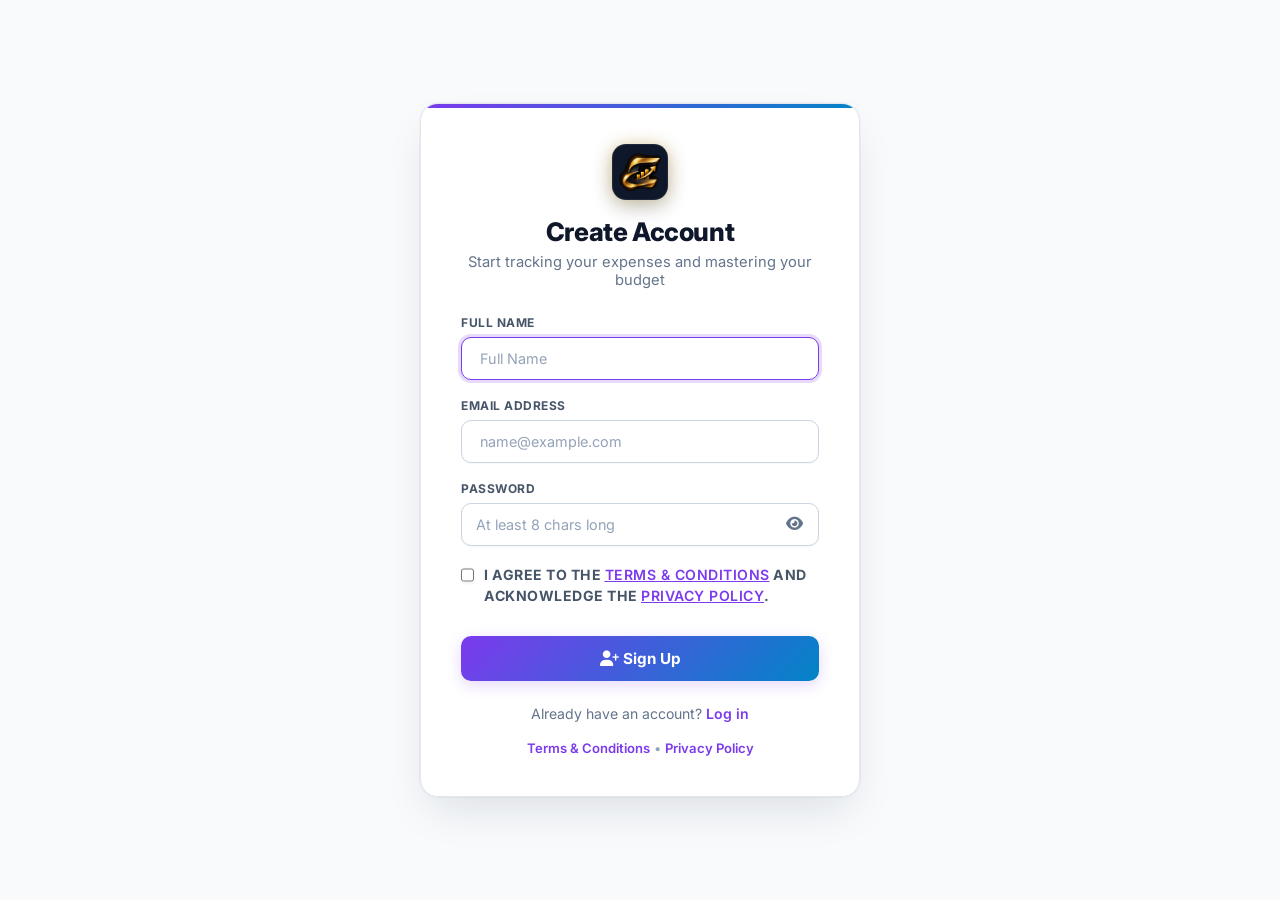
<file: templates/register.html>
<!DOCTYPE html>
<html lang="en" data-theme="light">
<head>
    <meta charset="UTF-8">
    <meta name="viewport" content="width=device-width, initial-scale=1.0">
    <title>Create Account — ExpenseFlow</title>
    <link rel="preconnect" href="https://fonts.googleapis.com">
    <link rel="preconnect" href="https://fonts.gstatic.com" crossorigin>
    <link href="https://fonts.googleapis.com/css2?family=Inter:wght@300;400;500;600;700;800&display=swap" rel="stylesheet">
    <link rel="icon" type="image/png" href="/static/img/favicon.png">
    <link rel="apple-touch-icon" href="/static/img/apple-touch-icon.png">
    <link rel="stylesheet" href="https://cdnjs.cloudflare.com/ajax/libs/font-awesome/6.5.1/css/all.min.css">
    <link rel="stylesheet" href="/static/css/style.css?v=2.3">
    <!-- Early Theme Initialization to match user preference (defaults to clean light UI) -->
    <script>
        (function() {
            try {
                const savedTheme = localStorage.getItem('expenseflow_theme') || 'light';
                document.documentElement.setAttribute('data-theme', savedTheme);
            } catch (e) {}
        })();
    </script>
</head>
<body>
    <div class="auth-container">
        <div class="auth-card">
            <div class="auth-header">
                <a href="/" title="Back to ExpenseFlow Home" style="text-decoration: none; display: inline-block;">
                    <div class="logo-icon"><img src="/static/img/logo.png" alt="ExpenseFlow Logo" class="app-logo-img"></div>
                </a>
                <h1>Create Account</h1>
                <p>Start tracking your expenses and mastering your budget</p>
            </div>

            <div id="auth-alert" class="auth-alert"></div>

            <form id="register-form" class="auth-form">
                <div class="form-group">
                    <label for="full_name">Full Name</label>
                    <input type="text" id="full_name" name="full_name" placeholder="Full Name" required autofocus>
                </div>
                <div class="form-group">
                    <label for="email">Email Address</label>
                    <input type="email" id="email" name="email" placeholder="name@example.com" required>
                </div>
                <div class="form-group">
                    <label for="password">Password</label>
                    <div class="password-input-group">
                        <input type="password" id="password" name="password" placeholder="At least 8 chars long" required>
                        <button type="button" class="password-toggle-btn" id="btn-toggle-password" title="Show or hide password">
                            <i class="fas fa-eye" id="password-eye-icon"></i>
                        </button>
                    </div>
                    <!-- Password Strength Meter -->
                    <div class="password-strength" id="password-strength" style="display: none;">
                        <div class="strength-bar">
                            <div class="strength-fill" id="strength-fill"></div>
                        </div>
                        <div class="strength-text" id="strength-text">Password strength: Weak</div>
                    </div>
                </div>

                <div class="form-group checkbox-consent-group" style="margin-top: 14px; margin-bottom: 20px;">
                    <label class="consent-checkbox-label" for="consent_terms_privacy" style="display: flex; align-items: flex-start; gap: 10px; cursor: pointer; font-size: 0.88rem; line-height: 1.5; color: var(--text-secondary);">
                        <input type="checkbox" id="consent_terms_privacy" name="consent_terms_privacy" required style="margin-top: 3px; cursor: pointer; width: 16px; height: 16px; accent-color: var(--accent, #635bff);">
                        <span>
                            I agree to the <a href="/terms" target="_blank" rel="noopener" style="color: var(--accent, #635bff); font-weight: 600; text-decoration: underline;">Terms &amp; Conditions</a> and acknowledge the <a href="/privacy" target="_blank" rel="noopener" style="color: var(--accent, #635bff); font-weight: 600; text-decoration: underline;">Privacy Policy</a>.
                        </span>
                    </label>
                </div>

                <button type="submit" class="auth-btn">
                    <i class="fas fa-user-plus"></i> Sign Up
                </button>
            </form>

            <div class="auth-footer">
                <div>Already have an account? <a href="/login">Log in</a></div>
                <div style="margin-top: 10px; font-size: 0.82rem; color: var(--text-muted);">
                    <a href="/terms" target="_blank">Terms &amp; Conditions</a> &bull; <a href="/privacy" target="_blank">Privacy Policy</a>
                </div>
            </div>
        </div>
    </div>

    <script>
        const alertBox = document.getElementById('auth-alert');
        const passwordInput = document.getElementById('password');
        const togglePasswordBtn = document.getElementById('btn-toggle-password');
        const eyeIcon = document.getElementById('password-eye-icon');
        const strengthContainer = document.getElementById('password-strength');
        const strengthFill = document.getElementById('strength-fill');
        const strengthText = document.getElementById('strength-text');

        if (togglePasswordBtn && passwordInput) {
            togglePasswordBtn.addEventListener('click', () => {
                const isPassword = passwordInput.type === 'password';
                passwordInput.type = isPassword ? 'text' : 'password';
                eyeIcon.className = isPassword ? 'fas fa-eye-slash' : 'fas fa-eye';
            });
        }

        if (passwordInput && strengthContainer) {
            passwordInput.addEventListener('input', () => {
                const val = passwordInput.value;
                if (!val) {
                    strengthContainer.style.display = 'none';
                    return;
                }
                strengthContainer.style.display = 'block';

                let score = 0;
                if (val.length >= 8) score++;
                if (/[0-9]/.test(val)) score++;
                if (/[A-Z]/.test(val)) score++;
                if (/[^A-Za-z0-9]/.test(val)) score++;

                if (score <= 1) {
                    strengthFill.style.width = '25%';
                    strengthFill.style.background = '#ef4444';
                    strengthText.textContent = 'Password strength: Weak';
                    strengthText.style.color = '#ef4444';
                } else if (score === 2) {
                    strengthFill.style.width = '50%';
                    strengthFill.style.background = '#f59e0b';
                    strengthText.textContent = 'Password strength: Fair';
                    strengthText.style.color = '#f59e0b';
                } else if (score === 3) {
                    strengthFill.style.width = '75%';
                    strengthFill.style.background = '#06b6d4';
                    strengthText.textContent = 'Password strength: Good';
                    strengthText.style.color = '#06b6d4';
                } else {
                    strengthFill.style.width = '100%';
                    strengthFill.style.background = '#10b981';
                    strengthText.textContent = 'Password strength: Strong';
                    strengthText.style.color = '#10b981';
                }
            });
        }

        function showAlert(msg, type) {
            alertBox.className = `auth-alert ${type}`;
            const icon = type === 'success' ? 'fa-check-circle' : 'fa-exclamation-circle';
            alertBox.innerHTML = `<div><i class="fas ${icon}"></i> ${msg}</div>`;
            alertBox.style.display = 'block';
        }

        document.getElementById('register-form').addEventListener('submit', async e => {
            e.preventDefault();
            const submitBtn = e.target.querySelector('button[type="submit"]');
            if (submitBtn && submitBtn.disabled) return;
            alertBox.style.display = 'none';

            const consentBox = document.getElementById('consent_terms_privacy');
            if (consentBox && !consentBox.checked) {
                showAlert('You must accept the Terms & Conditions and acknowledge the Privacy Policy to register.', 'error');
                return;
            }

            if (submitBtn) {
                submitBtn.disabled = true;
                submitBtn.style.opacity = '0.6';
            }
            const data = {
                full_name: e.target.full_name.value.trim(),
                email: e.target.email.value.trim(),
                password: e.target.password.value,
                consent_terms_privacy: consentBox ? consentBox.checked : false
            };
            try {
                const resp = await fetch('/register', {
                    method: 'POST',
                    headers: {'Content-Type': 'application/json'},
                    body: JSON.stringify(data)
                });
                const result = await resp.json();
                if (resp.ok) {
                    const successMsg = result.message || 'Registration successful! A verification link has been sent to your email. Please verify before logging in.';
                    showAlert(successMsg, 'success');
                    setTimeout(() => window.location.href = '/login', 2500);
                } else {
                    showAlert(result.error || 'Registration failed', 'error');
                    if (submitBtn) {
                        submitBtn.disabled = false;
                        submitBtn.style.opacity = '';
                    }
                }
            } catch (err) {
                showAlert('Network error, please try again.', 'error');
                if (submitBtn) {
                    submitBtn.disabled = false;
                    submitBtn.style.opacity = '';
                }
            }
        });
    </script>
</body>
</html>
</file>
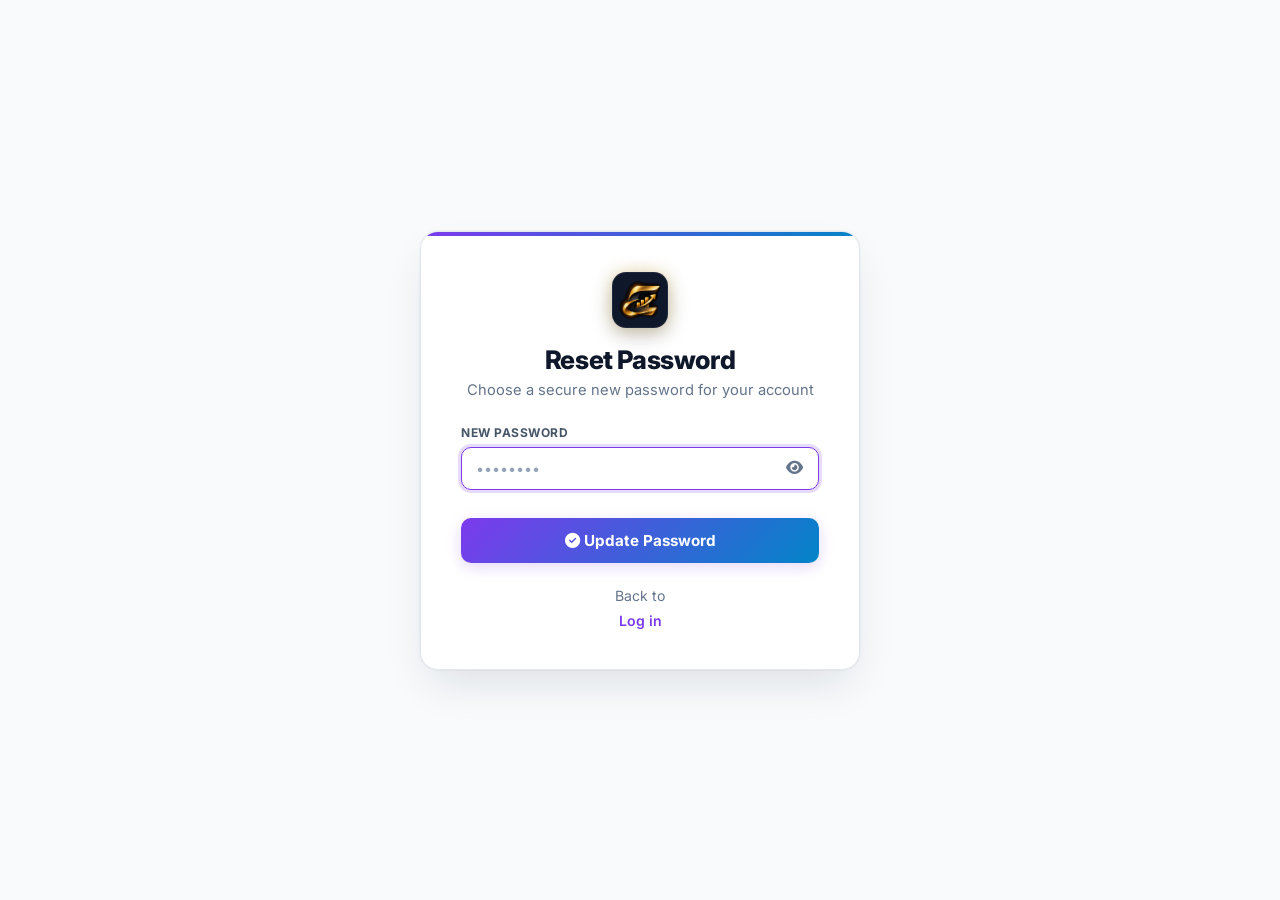
<file: templates/reset_password.html>
<!DOCTYPE html>
<html lang="en" data-theme="light">
<head>
    <meta charset="UTF-8">
    <meta name="viewport" content="width=device-width, initial-scale=1.0">
    <title>Set New Password — ExpenseFlow</title>
    <link rel="preconnect" href="https://fonts.googleapis.com">
    <link rel="preconnect" href="https://fonts.gstatic.com" crossorigin>
    <link href="https://fonts.googleapis.com/css2?family=Inter:wght@300;400;500;600;700;800&display=swap" rel="stylesheet">
    <link rel="icon" type="image/png" href="/static/img/favicon.png">
    <link rel="apple-touch-icon" href="/static/img/apple-touch-icon.png">
    <link rel="stylesheet" href="https://cdnjs.cloudflare.com/ajax/libs/font-awesome/6.5.1/css/all.min.css">
    <link rel="stylesheet" href="/static/css/style.css?v=2.3">
    <!-- Early Theme Initialization to match user preference (defaults to clean light UI) -->
    <script>
        (function() {
            try {
                const savedTheme = localStorage.getItem('expenseflow_theme') || 'light';
                document.documentElement.setAttribute('data-theme', savedTheme);
            } catch (e) {}
        })();
    </script>
</head>
<body>
    <div class="auth-container">
        <div class="auth-card">
            <div class="auth-header">
                <a href="/" title="Back to ExpenseFlow Home" style="text-decoration: none; display: inline-block;">
                    <div class="logo-icon"><img src="/static/img/logo.png" alt="ExpenseFlow Logo" class="app-logo-img"></div>
                </a>
                <h1>Reset Password</h1>
                <p>Choose a secure new password for your account</p>
            </div>

            <div id="auth-alert" class="auth-alert"></div>

            <form id="reset-form" class="auth-form">
                <div class="form-group">
                    <label for="password">New Password</label>
                    <div class="password-input-group">
                        <input type="password" id="password" name="password" placeholder="••••••••" required autofocus>
                        <button type="button" class="password-toggle-btn" id="btn-toggle-password" title="Show or hide password">
                            <i class="fas fa-eye" id="password-eye-icon"></i>
                        </button>
                    </div>
                    <!-- Password Strength Meter -->
                    <div class="password-strength" id="password-strength" style="display: none;">
                        <div class="strength-bar">
                            <div class="strength-fill" id="strength-fill"></div>
                        </div>
                        <div class="strength-text" id="strength-text">Password strength: Weak</div>
                    </div>
                </div>
                <button type="submit" class="auth-btn">
                    <i class="fas fa-check-circle"></i> Update Password
                </button>
            </form>

            <div class="auth-footer">
                Back to <a href="/login">Log in</a>
            </div>
        </div>
    </div>

    <script>
        const token = window.location.pathname.split('/').pop();
        const alertBox = document.getElementById('auth-alert');
        const passwordInput = document.getElementById('password');
        const togglePasswordBtn = document.getElementById('btn-toggle-password');
        const eyeIcon = document.getElementById('password-eye-icon');
        const strengthContainer = document.getElementById('password-strength');
        const strengthFill = document.getElementById('strength-fill');
        const strengthText = document.getElementById('strength-text');

        if (togglePasswordBtn && passwordInput) {
            togglePasswordBtn.addEventListener('click', () => {
                const isPassword = passwordInput.type === 'password';
                passwordInput.type = isPassword ? 'text' : 'password';
                eyeIcon.className = isPassword ? 'fas fa-eye-slash' : 'fas fa-eye';
            });
        }

        if (passwordInput && strengthContainer) {
            passwordInput.addEventListener('input', () => {
                const val = passwordInput.value;
                if (!val) {
                    strengthContainer.style.display = 'none';
                    return;
                }
                strengthContainer.style.display = 'block';

                let score = 0;
                if (val.length >= 8) score++;
                if (/[0-9]/.test(val)) score++;
                if (/[A-Z]/.test(val)) score++;
                if (/[^A-Za-z0-9]/.test(val)) score++;

                if (score <= 1) {
                    strengthFill.style.width = '25%';
                    strengthFill.style.background = '#ef4444';
                    strengthText.textContent = 'Password strength: Weak';
                    strengthText.style.color = '#ef4444';
                } else if (score === 2) {
                    strengthFill.style.width = '50%';
                    strengthFill.style.background = '#f59e0b';
                    strengthText.textContent = 'Password strength: Fair';
                    strengthText.style.color = '#f59e0b';
                } else if (score === 3) {
                    strengthFill.style.width = '75%';
                    strengthFill.style.background = '#06b6d4';
                    strengthText.textContent = 'Password strength: Good';
                    strengthText.style.color = '#06b6d4';
                } else {
                    strengthFill.style.width = '100%';
                    strengthFill.style.background = '#10b981';
                    strengthText.textContent = 'Password strength: Strong';
                    strengthText.style.color = '#10b981';
                }
            });
        }

        function showAlert(msg, type) {
            alertBox.className = `auth-alert ${type}`;
            const icon = type === 'success' ? 'fa-check-circle' : 'fa-exclamation-circle';
            alertBox.innerHTML = `<div><i class="fas ${icon}"></i> ${msg}</div>`;
            alertBox.style.display = 'block';
        }

        document.getElementById('reset-form').addEventListener('submit', async e => {
            e.preventDefault();
            alertBox.style.display = 'none';
            const data = { password: e.target.password.value };
            try {
                const resp = await fetch(`/reset-password/${token}`, {
                    method: 'POST',
                    headers: {'Content-Type': 'application/json'},
                    body: JSON.stringify(data)
                });
                const result = await resp.json();
                if (resp.ok) {
                    showAlert('Password updated successfully! Redirecting...', 'success');
                    setTimeout(() => window.location.href = '/login', 1200);
                } else {
                    showAlert(result.error || 'Failed to update password', 'error');
                }
            } catch (err) {
                showAlert('Network error, please try again.', 'error');
            }
        });
    </script>
</body>
</html>
</file>
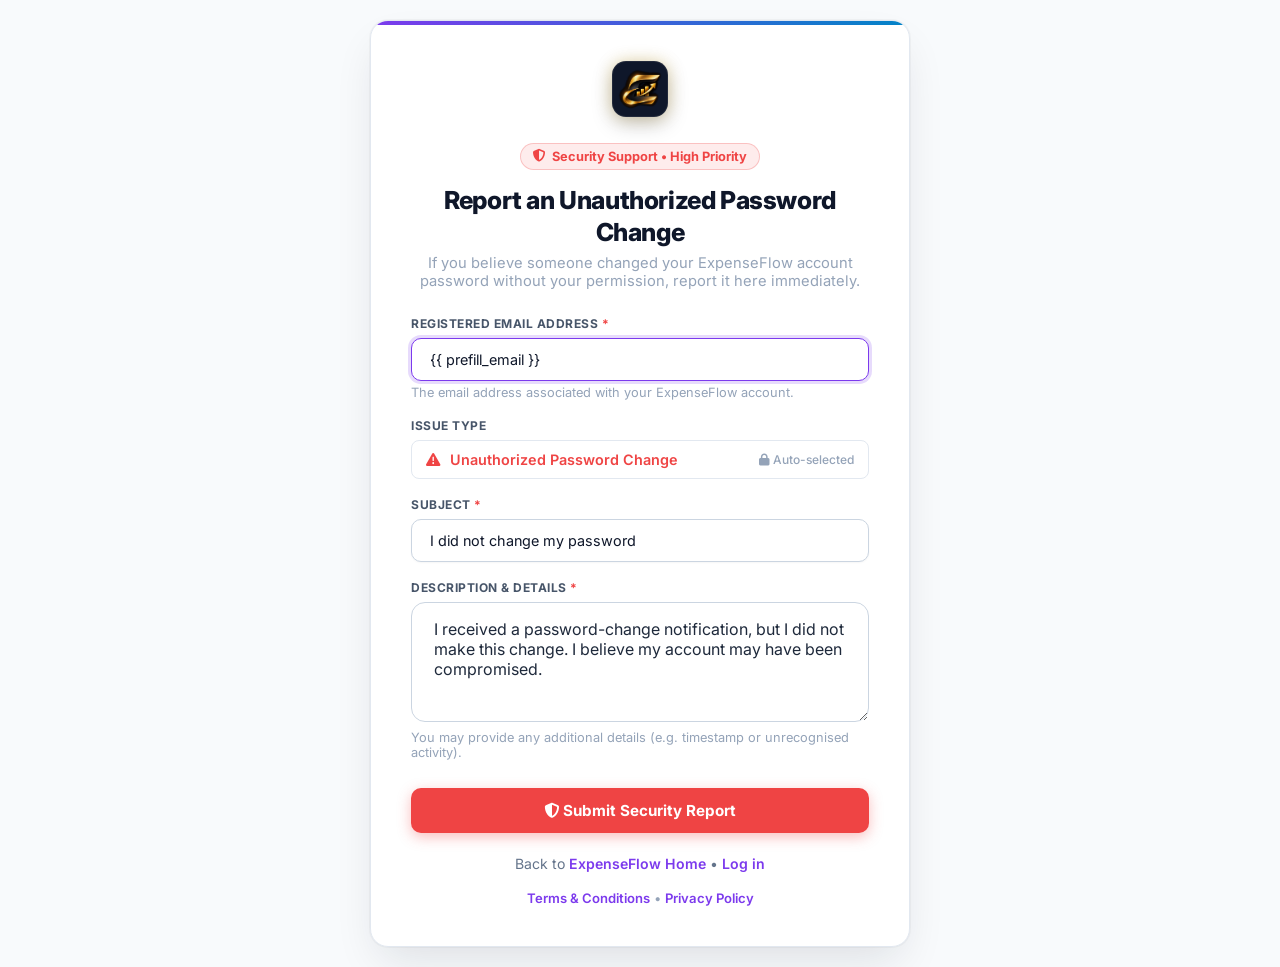
<file: templates/security_support.html>
<!DOCTYPE html>
<html lang="en" data-theme="light">
<head>
    <meta charset="UTF-8">
    <meta name="viewport" content="width=device-width, initial-scale=1.0">
    <title>Report an Unauthorized Password Change — ExpenseFlow</title>
    <meta name="description" content="Report an unauthorized password change on your ExpenseFlow account for immediate security assistance.">
    <link rel="preconnect" href="https://fonts.googleapis.com">
    <link rel="preconnect" href="https://fonts.gstatic.com" crossorigin>
    <link href="https://fonts.googleapis.com/css2?family=Inter:wght@300;400;500;600;700;800&family=Plus+Jakarta+Sans:wght@500;600;700;800&display=swap" rel="stylesheet">
    <link rel="icon" type="image/png" href="/static/img/favicon.png">
    <link rel="apple-touch-icon" href="/static/img/apple-touch-icon.png">
    <link rel="stylesheet" href="https://cdnjs.cloudflare.com/ajax/libs/font-awesome/6.5.1/css/all.min.css">
    <link rel="stylesheet" href="/static/css/style.css?v=2.3">
    <style>
        .security-badge {
            display: inline-flex;
            align-items: center;
            gap: 6px;
            padding: 5px 12px;
            background: rgba(239, 68, 68, 0.1);
            color: #ef4444;
            border: 1px solid rgba(239, 68, 68, 0.25);
            border-radius: 9999px;
            font-size: 0.8rem;
            font-weight: 700;
            margin-bottom: 14px;
        }
        .issue-type-badge {
            display: flex;
            align-items: center;
            gap: 10px;
            padding: 10px 14px;
            background: var(--bg-secondary, #f8fafc);
            border: 1px solid var(--border-light, #e2e8f0);
            border-radius: var(--radius-md, 8px);
            font-size: 0.9rem;
            font-weight: 600;
            color: #ef4444;
        }
        .security-confirmation-card {
            display: none;
            text-align: center;
            padding: 24px 12px 12px;
        }
        .security-ticket-box {
            background: var(--bg-secondary, #f8fafc);
            border: 1px dashed var(--border-light, #cbd5e1);
            border-radius: 8px;
            padding: 14px;
            margin: 18px 0;
            font-family: monospace;
            font-size: 1.15rem;
            font-weight: 700;
            color: var(--text-primary, #0f172a);
        }
        .security-submit-btn {
            background: #ef4444 !important;
            border-color: #ef4444 !important;
            color: #ffffff !important;
            box-shadow: 0 4px 14px rgba(239, 68, 68, 0.35);
            transition: all 0.2s ease;
        }
        .security-submit-btn:hover {
            background: #dc2626 !important;
            border-color: #dc2626 !important;
            transform: translateY(-1px);
            box-shadow: 0 6px 18px rgba(239, 68, 68, 0.45);
        }
    </style>
</head>
<body>
    <div class="auth-container">
        <div class="auth-card" style="max-width: 540px;">
            <div class="auth-header">
                <a href="/" title="Back to ExpenseFlow Home" style="text-decoration: none; display: inline-block;">
                    <div class="logo-icon"><img src="/static/img/logo.png" alt="ExpenseFlow Logo" class="app-logo-img"></div>
                </a>
                <div style="margin-top: 10px;">
                    <span class="security-badge">
                        <i class="fas fa-shield-halved"></i> Security Support &bull; High Priority
                    </span>
                </div>
                <h1 style="font-size: 1.55rem; line-height: 1.3;">Report an Unauthorized Password Change</h1>
                <p style="font-size: 0.92rem; color: var(--text-muted); margin-top: 6px;">
                    If you believe someone changed your ExpenseFlow account password without your permission, report it here immediately.
                </p>
            </div>

            <!-- Error / Status Alert -->
            <div id="auth-alert" class="auth-alert" style="display: none;"></div>

            <!-- Security Report Form -->
            <form id="security-report-form" class="auth-form">
                <!-- 1. Registered Email Address -->
                <div class="form-group">
                    <label for="email">Registered Email Address <span style="color: #ef4444;">*</span></label>
                    <input type="email" id="email" name="email" placeholder="name@example.com" value="{{ prefill_email }}" required autofocus autocomplete="email">
                    <small style="color: var(--text-muted); font-size: 0.8rem; margin-top: 4px; display: block;">
                        The email address associated with your ExpenseFlow account.
                    </small>
                </div>

                <!-- 2. Issue Type (Automatically Selected) -->
                <div class="form-group">
                    <label>Issue Type</label>
                    <div class="issue-type-badge">
                        <i class="fas fa-triangle-exclamation"></i>
                        <span>Unauthorized Password Change</span>
                        <span style="margin-left: auto; font-size: 0.75rem; color: var(--text-muted); font-weight: 500;">
                            <i class="fas fa-lock"></i> Auto-selected
                        </span>
                    </div>
                    <input type="hidden" name="issue_type" value="Unauthorized Password Change">
                </div>

                <!-- 3. Subject (Prefilled & Editable) -->
                <div class="form-group">
                    <label for="subject">Subject <span style="color: #ef4444;">*</span></label>
                    <input type="text" id="subject" name="subject" value="I did not change my password" required>
                </div>

                <!-- 4. Description (Prefilled & Editable) -->
                <div class="form-group">
                    <label for="description">Description &amp; Details <span style="color: #ef4444;">*</span></label>
                    <textarea id="description" name="description" rows="4" required style="width: 100%; box-sizing: border-box; min-height: 120px; padding: 16px 22px; border: 1px solid #cbd5e1; border-radius: 14px; background: white; font: inherit; color: #1e293b; resize: vertical;">I received a password-change notification, but I did not make this change. I believe my account may have been compromised.</textarea>
                    <small style="color: var(--text-muted); font-size: 0.8rem; margin-top: 4px; display: block;">
                        You may provide any additional details (e.g. timestamp or unrecognised activity).
                    </small>
                </div>

                <!-- Submit Button -->
                <button type="submit" class="auth-btn security-submit-btn" id="submit-btn">
                    <i class="fas fa-shield-alt"></i> Submit Security Report
                </button>
            </form>

            <!-- Success Confirmation Screen -->
            <div id="confirmation-screen" class="security-confirmation-card">
                <i class="fas fa-circle-check" style="font-size: 3.2rem; color: #10b981; margin-bottom: 12px; display: inline-block;"></i>
                <h2 style="font-size: 1.35rem; font-weight: 700; color: var(--text-primary); margin-bottom: 8px;">
                    Your security report has been submitted successfully.
                </h2>
                <p style="color: var(--text-secondary); font-size: 0.92rem; line-height: 1.55; margin-bottom: 14px;">
                    Our security and support team has been notified with <strong>High / Urgent priority</strong>. An investigation has been initiated to protect your account.
                </p>

                <div class="security-ticket-box">
                    <div style="font-size: 0.8rem; font-family: sans-serif; color: var(--text-muted); font-weight: 600; margin-bottom: 4px; text-transform: uppercase; letter-spacing: 0.5px;">
                        Ticket Reference Number
                    </div>
                    <span id="confirmed-ticket-id" style="color: #ef4444; font-size: 1.25rem;">SEC-PENDING</span>
                </div>

                <div style="background: rgba(16, 185, 129, 0.08); border: 1px solid rgba(16, 185, 129, 0.2); border-radius: 8px; padding: 12px 16px; margin: 16px 0; text-align: left; font-size: 0.85rem; color: var(--text-secondary); line-height: 1.5;">
                    <div style="font-weight: 700; color: #059669; margin-bottom: 4px;">
                        <i class="fas fa-envelope-open-text"></i> Next Steps:
                    </div>
                    Please check your registered email inbox for updates and verification instructions from our team. If you didn't receive a confirmation email shortly, please check your spam folder.
                </div>

                <div style="margin-top: 20px;">
                    <a href="/" class="auth-btn" style="text-decoration: none; display: inline-block; width: 100%; box-sizing: border-box;">
                        <i class="fas fa-home"></i> Return to ExpenseFlow Home
                    </a>
                </div>
            </div>

            <div class="auth-footer" style="margin-top: 22px;">
                <div>Back to <a href="/">ExpenseFlow Home</a> &bull; <a href="/login">Log in</a></div>
                <div style="margin-top: 10px; font-size: 0.82rem; color: var(--text-muted);">
                    <a href="/terms" target="_blank">Terms &amp; Conditions</a> &bull; <a href="/privacy" target="_blank">Privacy Policy</a>
                </div>
            </div>
        </div>
    </div>

    <script>
        const form = document.getElementById('security-report-form');
        const alertBox = document.getElementById('auth-alert');
        const submitBtn = document.getElementById('submit-btn');
        const confirmScreen = document.getElementById('confirmation-screen');
        const ticketIdEl = document.getElementById('confirmed-ticket-id');

        function showAlert(msg, type = 'error') {
            alertBox.className = 'auth-alert ' + type;
            alertBox.innerHTML = '<i class="fas fa-exclamation-circle"></i> ' + msg;
            alertBox.style.display = 'block';
            alertBox.scrollIntoView({ behavior: 'smooth', block: 'nearest' });
        }

        form.addEventListener('submit', async (e) => {
            e.preventDefault();
            alertBox.style.display = 'none';

            const email = (document.getElementById('email').value || '').trim();
            const subject = (document.getElementById('subject').value || '').trim();
            const description = (document.getElementById('description').value || '').trim();

            if (!email || !email.includes('@') || !email.includes('.')) {
                showAlert('Please provide a valid registered email address.');
                return;
            }

            if (!subject) {
                showAlert('Please provide a subject for this security report.');
                return;
            }

            if (!description || description.length < 10) {
                showAlert('Please provide a description (at least 10 characters).');
                return;
            }

            // Submit state
            const origHtml = submitBtn.innerHTML;
            submitBtn.disabled = true;
            submitBtn.innerHTML = '<i class="fas fa-spinner fa-spin"></i> Submitting Security Report...';

            try {
                const response = await fetch('/api/support/security/password-changed', {
                    method: 'POST',
                    headers: {
                        'Content-Type': 'application/json',
                        'Accept': 'application/json'
                    },
                    body: JSON.stringify({
                        email: email,
                        subject: subject,
                        description: description,
                        issue_type: 'Unauthorized Password Change'
                    })
                });

                const data = await response.json();
                submitBtn.disabled = false;
                submitBtn.innerHTML = origHtml;

                if (response.ok && data.ticket_id) {
                    // Success: Display confirmation panel
                    ticketIdEl.textContent = data.ticket_id;
                    form.style.display = 'none';
                    confirmScreen.style.display = 'block';
                } else {
                    showAlert(data.error || 'Failed to submit security report. Please try again.');
                }
            } catch (err) {
                submitBtn.disabled = false;
                submitBtn.innerHTML = origHtml;
                showAlert('Network error. Please check your connection and try again.');
            }
        });
    </script>
</body>
</html>
</file>
<file: static/css/style.css>
/* ══════════════════════════════════════════════════════════════════
   ExpenseFlow — Design System & Stylesheet
   ══════════════════════════════════════════════════════════════════ */

:root {
  /* Dark Theme (Default) */
  --bg-primary: #0a0e1a;
  --bg-secondary: #111827;
  --bg-card: rgba(17, 24, 39, 0.75);
  --bg-card-hover: rgba(23, 32, 51, 0.85);
  --bg-input: rgba(255, 255, 255, 0.05);
  --border: rgba(255, 255, 255, 0.08);
  --border-strong: rgba(255, 255, 255, 0.16);
  --text-primary: #f8fafc;
  --text-secondary: #94a3b8;
  --text-muted: #64748b;
  
  --accent: #8b5cf6;
  --accent-hover: #a78bfa;
  --accent-glow: rgba(139, 92, 246, 0.3);
  --gradient: linear-gradient(135deg, #8b5cf6 0%, #06b6d4 100%);
  --gradient-hover: linear-gradient(135deg, #7c3aed 0%, #0891b2 100%);
  --gradient-subtle: linear-gradient(135deg, rgba(139, 92, 246, 0.15) 0%, rgba(6, 182, 212, 0.15) 100%);
  
  --danger: #ef4444;
  --danger-glow: rgba(239, 68, 68, 0.25);
  --success: #10b981;
  --success-glow: rgba(16, 185, 129, 0.25);
  --warning: #f59e0b;
  --warning-glow: rgba(245, 158, 11, 0.25);
  --info: #3b82f6;

  --sidebar-w: 260px;
  --radius-xl: 18px;
  --radius: 14px;
  --radius-sm: 10px;
  --radius-pill: 9999px;
  --card-shadow: 0 10px 30px -5px rgba(0, 0, 0, 0.4), 0 0 1px 1px rgba(255, 255, 255, 0.05);
  --modal-shadow: 0 25px 60px -15px rgba(0, 0, 0, 0.7);

  /* Category Palette */
  --cat-food: #f97316;
  --cat-transport: #3b82f6;
  --cat-shopping: #ec4899;
  --cat-bills: #eab308;
  --cat-entertainment: #8b5cf6;
  --cat-health: #10b981;
  --cat-education: #06b6d4;
  --cat-other: #64748b;
}

:root[data-theme="light"],
html[data-theme="light"],
body[data-theme="light"],
[data-theme="light"] {
  --bg-primary: #f8fafc;
  --bg-secondary: #ffffff;
  --bg-card: #ffffff;
  --bg-card-hover: #f1f5f9;
  --bg-input: #f1f5f9;
  --border: #e2e8f0;
  --border-strong: #cbd5e1;
  --text-primary: #0f172a;
  --text-secondary: #475569;
  --text-muted: #94a3b8;
  
  --accent: #7c3aed;
  --accent-hover: #6d28d9;
  --accent-glow: rgba(124, 58, 237, 0.2);
  --gradient: linear-gradient(135deg, #7c3aed 0%, #0284c7 100%);
  --gradient-hover: linear-gradient(135deg, #6d28d9 0%, #0369a1 100%);
  --gradient-subtle: linear-gradient(135deg, rgba(124, 58, 237, 0.08) 0%, rgba(2, 132, 199, 0.08) 100%);
  
  --danger: #dc2626;
  --danger-glow: rgba(220, 38, 38, 0.15);
  --success: #059669;
  --success-glow: rgba(5, 150, 105, 0.15);
  --warning: #d97706;
  --warning-glow: rgba(217, 119, 6, 0.15);
  --info: #2563eb;

  --card-shadow: 0 4px 20px -2px rgba(0, 0, 0, 0.06), 0 2px 6px -1px rgba(0, 0, 0, 0.04);
  --modal-shadow: 0 20px 45px -10px rgba(15, 23, 42, 0.15);
}

[data-theme="light"] body {
  background-color: #f8fafc !important;
  color: #0f172a !important;
}

[data-theme="light"] .sidebar {
  background-color: #ffffff !important;
  border-right-color: #e2e8f0 !important;
}

[data-theme="light"] .sidebar-header {
  border-bottom-color: #e2e8f0 !important;
}

[data-theme="light"] .mobile-header {
  background-color: #ffffff !important;
  border-bottom-color: #e2e8f0 !important;
}

[data-theme="light"] .top-nav-bar {
  border-bottom-color: #e2e8f0 !important;
}

[data-theme="light"] .btn-theme-toggle {
  background: #f1f5f9 !important;
  border-color: #cbd5e1 !important;
  color: #0f172a !important;
}

[data-theme="light"] .btn-theme-toggle:hover {
  background: #e2e8f0 !important;
}

[data-theme="light"] .stat-card,
[data-theme="light"] .budget-card,
[data-theme="light"] .chart-card,
[data-theme="light"] .recent-card,
[data-theme="light"] .expenses-table-card {
  background: #ffffff !important;
  border-color: #e2e8f0 !important;
  box-shadow: 0 4px 15px rgba(0, 0, 0, 0.04) !important;
}

*,
*::before,
*::after {
  box-sizing: border-box;
  margin: 0;
  padding: 0;
}

html {
  font-size: 16px;
  scroll-behavior: smooth;
}

body {
  font-family: 'Inter', system-ui, -apple-system, sans-serif;
  background: var(--bg-primary);
  color: var(--text-primary);
  min-height: 100vh;
  display: flex;
  overflow-x: hidden;
  transition: background-color 0.3s ease, color 0.3s ease;
}

body::before {
  content: '';
  position: fixed;
  top: -50%;
  left: -50%;
  width: 200%;
  height: 200%;
  background: radial-gradient(circle at 30% 20%, rgba(139, 92, 246, 0.09), transparent 45%),
    radial-gradient(circle at 75% 75%, rgba(6, 182, 212, 0.07), transparent 45%);
  z-index: 0;
  pointer-events: none;
}

[data-theme="light"] body::before {
  background: radial-gradient(circle at 25% 15%, rgba(124, 58, 237, 0.05), transparent 40%),
    radial-gradient(circle at 80% 80%, rgba(2, 132, 199, 0.05), transparent 40%);
}

a {
  text-decoration: none;
  color: inherit;
}

button {
  cursor: pointer;
  border: none;
  font-family: inherit;
}

input,
select {
  font-family: inherit;
  font-size: 0.9rem;
}

::-webkit-scrollbar {
  width: 6px;
  height: 6px;
}

::-webkit-scrollbar-track {
  background: transparent;
}

::-webkit-scrollbar-thumb {
  background: rgba(148, 163, 184, 0.25);
  border-radius: 4px;
}

::-webkit-scrollbar-thumb:hover {
  background: rgba(148, 163, 184, 0.4);
}

/* ══ Sidebar ══ */
.sidebar {
  width: var(--sidebar-w);
  height: 100vh;
  position: fixed;
  left: 0;
  top: 0;
  background: var(--bg-secondary);
  border-right: 1px solid var(--border);
  display: flex;
  flex-direction: column;
  z-index: 100;
  transition: transform 0.3s cubic-bezier(0.4, 0, 0.2, 1), background-color 0.3s ease;
}

.sidebar-header {
  padding: 1.5rem;
  border-bottom: 1px solid var(--border);
  display: flex;
  align-items: center;
  justify-content: space-between;
}

.logo {
  display: flex;
  align-items: center;
  gap: 0.85rem;
}

.logo-icon {
  width: 42px;
  height: 42px;
  background: #0f172a;
  border-radius: 12px;
  display: flex;
  align-items: center;
  justify-content: center;
  box-shadow: 0 4px 15px rgba(0, 0, 0, 0.25), 0 0 12px rgba(234, 179, 8, 0.2);
  border: 1px solid rgba(255, 255, 255, 0.08);
  flex-shrink: 0;
  overflow: hidden;
  padding: 3px;
}

.logo-icon.small {
  width: 36px;
  height: 36px;
  border-radius: 10px;
  padding: 2px;
}

.app-logo-img {
  width: 100%;
  height: 100%;
  object-fit: contain;
  display: block;
}

.logo-text {
  font-size: 1.3rem;
  font-weight: 800;
  background: var(--gradient);
  -webkit-background-clip: text;
  background-clip: text;
  -webkit-text-fill-color: transparent;
  color: transparent;
  letter-spacing: -0.5px;
}

/* User Card in Sidebar */
.sidebar-user {
  margin: 1rem 0.85rem 0.25rem 0.85rem;
  padding: 0.75rem 0.85rem;
  background: rgba(255, 255, 255, 0.03);
  border: 1px solid var(--border);
  border-radius: var(--radius-sm);
  display: flex;
  align-items: center;
  gap: 0.75rem;
  transition: background 0.2s;
}

[data-theme="light"] .sidebar-user {
  background: #f1f5f9;
}

.sidebar-user-avatar {
  width: 38px;
  height: 38px;
  border-radius: 10px;
  background: var(--gradient);
  color: #fff;
  display: flex;
  align-items: center;
  justify-content: center;
  font-weight: 700;
  font-size: 0.95rem;
  box-shadow: 0 2px 10px var(--accent-glow);
  flex-shrink: 0;
}

.sidebar-user-info {
  flex: 1;
  min-width: 0;
}

.sidebar-user-name {
  font-size: 0.88rem;
  font-weight: 600;
  color: var(--text-primary);
  white-space: nowrap;
  overflow: hidden;
  text-overflow: ellipsis;
}

.sidebar-user-email {
  font-size: 0.75rem;
  color: var(--text-secondary);
  white-space: nowrap;
  overflow: hidden;
  text-overflow: ellipsis;
}

.sidebar-nav {
  flex: 1;
  padding: 0.75rem;
  display: flex;
  flex-direction: column;
  gap: 0.35rem;
  overflow-y: auto;
}

.nav-item {
  display: flex;
  align-items: center;
  gap: 0.85rem;
  padding: 0.75rem 1rem;
  border-radius: var(--radius-sm);
  color: var(--text-secondary);
  font-weight: 500;
  font-size: 0.92rem;
  transition: all 0.2s ease;
  position: relative;
}

.nav-item:hover {
  background: rgba(255, 255, 255, 0.05);
  color: var(--text-primary);
  transform: translateX(2px);
}

[data-theme="light"] .nav-item:hover {
  background: rgba(0, 0, 0, 0.04);
}

.nav-item.active {
  background: var(--gradient-subtle);
  color: var(--accent);
  font-weight: 600;
}

.nav-item.active::before {
  content: '';
  position: absolute;
  left: 0;
  top: 15%;
  height: 70%;
  width: 4px;
  background: var(--accent);
  border-radius: 0 4px 4px 0;
}

.nav-item i {
  width: 20px;
  text-align: center;
  font-size: 1rem;
}

.sidebar-footer {
  padding: 1rem 0.85rem;
  border-top: 1px solid var(--border);
  display: flex;
  flex-direction: column;
  gap: 0.5rem;
}

.btn-sidebar-action,
.btn-export {
  width: 100%;
  padding: 0.7rem 0.9rem;
  background: rgba(255, 255, 255, 0.04);
  border: 1px solid var(--border);
  border-radius: var(--radius-sm);
  color: var(--text-secondary);
  font-size: 0.85rem;
  font-weight: 500;
  display: flex;
  align-items: center;
  justify-content: flex-start;
  gap: 0.75rem;
  transition: all 0.2s ease;
  cursor: pointer;
}

[data-theme="light"] .btn-sidebar-action,
[data-theme="light"] .btn-export {
  background: #f8fafc;
}

.btn-sidebar-action:hover,
.btn-export:hover {
  background: rgba(255, 255, 255, 0.09);
  color: var(--text-primary);
  border-color: var(--border-strong);
  transform: translateY(-1px);
}

[data-theme="light"] .btn-sidebar-action:hover,
[data-theme="light"] .btn-export:hover {
  background: #f1f5f9;
}

.btn-theme-toggle {
  display: flex;
  align-items: center;
  justify-content: space-between;
  width: 100%;
  padding: 0.7rem 0.9rem;
  border-radius: var(--radius-sm);
  background: rgba(255, 255, 255, 0.04);
  border: 1px solid var(--border);
  color: var(--text-secondary);
  font-size: 0.85rem;
  font-weight: 500;
  cursor: pointer;
  transition: all 0.2s ease;
}

[data-theme="light"] .btn-theme-toggle {
  background: #f8fafc;
}

.btn-theme-toggle:hover {
  color: var(--text-primary);
  background: rgba(255, 255, 255, 0.08);
}

.theme-status-chip {
  font-size: 0.72rem;
  padding: 0.2rem 0.5rem;
  border-radius: 6px;
  background: rgba(139, 92, 246, 0.15);
  color: var(--accent);
  font-weight: 600;
}

.btn-logout {
  color: var(--danger) !important;
}

.btn-logout:hover {
  background: rgba(239, 68, 68, 0.1) !important;
  border-color: rgba(239, 68, 68, 0.3) !important;
}

/* ══ Backdrop Overlay for Mobile Sidebar ══ */
.sidebar-overlay {
  display: none;
  position: fixed;
  inset: 0;
  background: rgba(0, 0, 0, 0.6);
  backdrop-filter: blur(4px);
  z-index: 98;
}

.sidebar-overlay.active {
  display: block;
}

/* ══ Mobile Header ══ */
.mobile-header {
  display: none;
  position: fixed;
  top: 0;
  left: 0;
  right: 0;
  height: 64px;
  background: var(--bg-secondary);
  border-bottom: 1px solid var(--border);
  padding: 0 1.25rem;
  align-items: center;
  justify-content: space-between;
  z-index: 99;
  backdrop-filter: blur(16px);
}

.menu-toggle,
.btn-add-mobile {
  width: 40px;
  height: 40px;
  background: rgba(255, 255, 255, 0.05);
  border: 1px solid var(--border);
  border-radius: 10px;
  color: var(--text-primary);
  font-size: 1rem;
  display: flex;
  align-items: center;
  justify-content: center;
  cursor: pointer;
  transition: all 0.2s;
}

.btn-add-mobile {
  background: var(--gradient);
  color: #fff;
  border: none;
}

/* ══ Main Content ══ */
.main-content {
  margin-left: var(--sidebar-w);
  flex: 1;
  padding: 2.25rem 2.5rem;
  position: relative;
  z-index: 1;
  min-height: 100vh;
}

/* Top Greeting / Stats Bar */
.top-nav-bar {
  display: flex;
  justify-content: space-between;
  align-items: center;
  margin-bottom: 2rem;
  padding-bottom: 1.25rem;
  border-bottom: 1px solid var(--border);
  flex-wrap: wrap;
  gap: 1rem;
}

/* Hide global top greeting bar on all views except dashboard */
body:not([data-active-view="dashboard"]) #global-top-header,
body:not([data-active-view="dashboard"]) .top-nav-bar {
  display: none !important;
}

.top-greeting h2 {
  font-size: 1.45rem;
  font-weight: 700;
  letter-spacing: -0.3px;
  display: flex;
  align-items: center;
  gap: 0.5rem;
}

.top-greeting p {
  color: var(--text-secondary);
  font-size: 0.88rem;
  margin-top: 0.2rem;
}

.top-actions {
  display: flex;
  align-items: center;
  gap: 0.75rem;
}

.view {
  display: none;
}

.view.active {
  display: block;
  animation: fadeIn 0.35s ease;
}

@keyframes fadeIn {
  from {
    opacity: 0;
    transform: translateY(8px);
  }
  to {
    opacity: 1;
    transform: translateY(0);
  }
}

.view-header {
  display: flex;
  justify-content: space-between;
  align-items: center;
  margin-bottom: 1.75rem;
  flex-wrap: wrap;
  gap: 1rem;
}

.view-header h1 {
  font-size: 1.85rem;
  font-weight: 800;
  letter-spacing: -0.5px;
}

.subtitle {
  color: var(--text-secondary);
  font-size: 0.92rem;
  margin-top: 0.25rem;
}

/* ══ Buttons ══ */
.btn-primary {
  background: var(--gradient);
  color: #fff;
  border: none;
  padding: 0.72rem 1.4rem;
  border-radius: var(--radius-sm);
  font-weight: 600;
  font-size: 0.9rem;
  display: inline-flex;
  align-items: center;
  gap: 0.55rem;
  transition: all 0.25s cubic-bezier(0.4, 0, 0.2, 1);
  box-shadow: 0 4px 15px var(--accent-glow);
  cursor: pointer;
}

.btn-primary:hover {
  transform: translateY(-2px);
  box-shadow: 0 6px 22px var(--accent-glow);
  background: var(--gradient-hover);
}

.btn-primary:active {
  transform: translateY(0);
}

.btn-secondary {
  background: rgba(255, 255, 255, 0.08);
  border: 1px solid var(--border);
  color: var(--text-primary);
  padding: 0.72rem 1.4rem;
  border-radius: var(--radius-sm);
  font-weight: 500;
  font-size: 0.9rem;
  display: inline-flex;
  align-items: center;
  gap: 0.5rem;
  transition: all 0.2s ease;
  cursor: pointer;
}

[data-theme="light"] .btn-secondary {
  background: #f1f5f9;
  border-color: #cbd5e1;
}

.btn-secondary:hover {
  background: rgba(255, 255, 255, 0.14);
  border-color: var(--border-strong);
}

[data-theme="light"] .btn-secondary:hover {
  background: #e2e8f0;
}

.btn-danger {
  background: var(--danger);
  color: #fff;
  padding: 0.72rem 1.4rem;
  border-radius: var(--radius-sm);
  font-weight: 600;
  font-size: 0.9rem;
  display: inline-flex;
  align-items: center;
  gap: 0.55rem;
  transition: all 0.2s ease;
  cursor: pointer;
}

.btn-danger:hover {
  background: #dc2626;
  transform: translateY(-1px);
  box-shadow: 0 4px 15px var(--danger-glow);
}

/* ══ Stats Cards ══ */
.stats-grid {
  display: grid;
  grid-template-columns: repeat(auto-fit, minmax(220px, 1fr));
  gap: 1.25rem;
  margin-bottom: 2rem;
}

.stat-card {
  background: var(--bg-card);
  backdrop-filter: blur(20px);
  border: 1px solid var(--border);
  border-radius: var(--radius);
  padding: 1.4rem 1.5rem;
  display: flex;
  align-items: center;
  gap: 1.15rem;
  transition: all 0.3s cubic-bezier(0.4, 0, 0.2, 1);
  box-shadow: var(--card-shadow);
  position: relative;
  overflow: hidden;
}

.stat-card:hover {
  transform: translateY(-4px);
  border-color: var(--accent);
  box-shadow: 0 12px 35px -5px rgba(0, 0, 0, 0.35);
}

[data-theme="light"] .stat-card:hover {
  box-shadow: 0 10px 25px -3px rgba(0, 0, 0, 0.08);
}

.stat-icon {
  width: 52px;
  height: 52px;
  border-radius: 14px;
  display: flex;
  align-items: center;
  justify-content: center;
  font-size: 1.3rem;
  flex-shrink: 0;
}

.stat-icon.total {
  background: rgba(139, 92, 246, 0.15);
  color: var(--accent);
}

.stat-icon.monthly {
  background: rgba(6, 182, 212, 0.15);
  color: #06b6d4;
}

.stat-icon.daily {
  background: rgba(16, 185, 129, 0.15);
  color: var(--success);
}

.stat-icon.top {
  background: rgba(249, 115, 22, 0.15);
  color: #f97316;
}

.stat-info {
  display: flex;
  flex-direction: column;
}

.stat-label {
  font-size: 0.78rem;
  color: var(--text-secondary);
  font-weight: 600;
  text-transform: uppercase;
  letter-spacing: 0.6px;
}

.stat-value {
  font-size: 1.55rem;
  font-weight: 800;
  display: block;
  margin-top: 0.25rem;
  letter-spacing: -0.5px;
  color: var(--text-primary);
}

/* ══ Monthly Budget Goal Tracker Card ══ */
.budget-card {
  background: var(--bg-card);
  backdrop-filter: blur(20px);
  border: 1px solid var(--border);
  border-radius: var(--radius);
  padding: 1.6rem 1.8rem;
  margin-bottom: 2rem;
  box-shadow: var(--card-shadow);
  position: relative;
  overflow: hidden;
  transition: all 0.3s;
}

.budget-card::before {
  content: '';
  position: absolute;
  top: 0;
  left: 0;
  right: 0;
  height: 3px;
  background: var(--gradient);
}

.budget-header {
  display: flex;
  justify-content: space-between;
  align-items: center;
  margin-bottom: 1.25rem;
  flex-wrap: wrap;
  gap: 0.75rem;
}

.budget-header-title {
  display: flex;
  align-items: center;
  gap: 0.85rem;
}

.budget-header-title i {
  color: var(--accent);
  font-size: 1.25rem;
}

.budget-header-title h3 {
  font-size: 1.15rem;
  font-weight: 700;
}

.budget-badge {
  font-size: 0.75rem;
  padding: 0.3rem 0.75rem;
  border-radius: var(--radius-pill);
  font-weight: 600;
  letter-spacing: 0.3px;
}

.budget-badge.normal {
  background: rgba(16, 185, 129, 0.15);
  color: var(--success);
  border: 1px solid rgba(16, 185, 129, 0.3);
}

.budget-badge.warning {
  background: rgba(245, 158, 11, 0.15);
  color: var(--warning);
  border: 1px solid rgba(245, 158, 11, 0.3);
}

.budget-badge.danger {
  background: rgba(239, 68, 68, 0.15);
  color: var(--danger);
  border: 1px solid rgba(239, 68, 68, 0.3);
}

.budget-progress-container {
  height: 12px;
  background: rgba(255, 255, 255, 0.08);
  border-radius: var(--radius-pill);
  overflow: hidden;
  position: relative;
  margin-bottom: 1.25rem;
}

[data-theme="light"] .budget-progress-container {
  background: #e2e8f0;
}

.budget-progress-fill {
  height: 100%;
  border-radius: var(--radius-pill);
  background: var(--gradient);
  transition: width 0.6s cubic-bezier(0.4, 0, 0.2, 1), background 0.3s;
}

.budget-progress-fill.warning {
  background: linear-gradient(135deg, #f59e0b, #f97316);
}

.budget-progress-fill.danger {
  background: linear-gradient(135deg, #ef4444, #dc2626);
}

.budget-details {
  display: grid;
  grid-template-columns: repeat(auto-fit, minmax(140px, 1fr));
  gap: 1.25rem;
  align-items: center;
}

.budget-metric-label {
  font-size: 0.75rem;
  color: var(--text-secondary);
  font-weight: 600;
  text-transform: uppercase;
  letter-spacing: 0.5px;
}

.budget-metric-value {
  font-size: 1.35rem;
  font-weight: 800;
  margin-top: 0.25rem;
  color: var(--text-primary);
}

.budget-metric-sub {
  font-size: 0.75rem;
  color: var(--text-muted);
  margin-top: 0.15rem;
}

.btn-edit-budget {
  display: inline-flex;
  align-items: center;
  gap: 0.4rem;
  padding: 0.45rem 0.85rem;
  font-size: 0.8rem;
  border-radius: var(--radius-sm);
  background: rgba(255, 255, 255, 0.05);
  border: 1px solid var(--border);
  color: var(--text-secondary);
  cursor: pointer;
  transition: all 0.2s;
}

[data-theme="light"] .btn-edit-budget {
  background: #f1f5f9;
}

.btn-edit-budget:hover {
  background: rgba(139, 92, 246, 0.15);
  color: var(--accent);
  border-color: var(--accent);
}

/* ══ Pacing & Budget Recommendations in Dashboard ══ */
.budget-pacing-panel {
  margin-top: 1.5rem;
  padding-top: 1.25rem;
  border-top: 1px solid var(--border);
  display: flex;
  flex-direction: column;
  gap: 0.85rem;
}

.pacing-panel-header {
  display: flex;
  align-items: center;
  gap: 0.6rem;
}

.pacing-panel-header i {
  color: var(--accent);
  font-size: 1rem;
}

.pacing-panel-header h4 {
  font-size: 0.95rem;
  font-weight: 700;
  color: var(--text-primary);
  letter-spacing: -0.2px;
}

.pacing-badge-auto {
  font-size: 0.7rem;
  font-weight: 600;
  color: var(--accent);
  background: var(--gradient-subtle);
  padding: 0.2rem 0.55rem;
  border-radius: var(--radius-pill);
  margin-left: auto;
}

.pacing-tips-grid {
  display: grid;
  grid-template-columns: repeat(auto-fit, minmax(260px, 1fr));
  gap: 0.85rem;
}

.pacing-tip-card {
  display: flex;
  align-items: center;
  gap: 0.75rem;
  padding: 0.85rem 1rem;
  background: rgba(255, 255, 255, 0.03);
  border: 1px solid var(--border);
  border-radius: var(--radius-sm);
  font-size: 0.825rem;
  line-height: 1.45;
  color: var(--text-secondary);
  transition: all 0.2s ease;
}

[data-theme="light"] .pacing-tip-card {
  background: #f8fafc;
  border-color: #e2e8f0;
}

.pacing-tip-card:hover {
  border-color: var(--border-strong);
  transform: translateY(-1px);
}

.tip-icon-box {
  font-size: 1.1rem;
  display: flex;
  align-items: center;
  justify-content: center;
  flex-shrink: 0;
}

.tip-content {
  flex: 1;
  min-width: 0;
}

.tip-content strong {
  display: inline;
  color: var(--text-primary);
  margin-right: 0.3rem;
}

.btn-pacing-export {
  display: inline-flex;
  align-items: center;
  gap: 0.35rem;
  padding: 0.35rem 0.75rem;
  font-size: 0.75rem;
  font-weight: 600;
  background: rgba(239, 68, 68, 0.12);
  color: #ef4444;
  border: 1px solid rgba(239, 68, 68, 0.25);
  border-radius: var(--radius-xs);
  cursor: pointer;
  transition: all 0.2s;
  flex-shrink: 0;
}

.btn-pacing-export:hover {
  background: #ef4444;
  color: #ffffff;
}

/* ══ Charts ══ */
.charts-grid {
  display: grid;
  grid-template-columns: 1.6fr 1fr;
  gap: 1.5rem;
  margin-bottom: 2rem;
}

.chart-card,
.recent-card,
.expenses-table-card {
  background: var(--bg-card);
  backdrop-filter: blur(20px);
  border: 1px solid var(--border);
  border-radius: var(--radius);
  overflow: hidden;
  box-shadow: var(--card-shadow);
  transition: border-color 0.2s;
}

.chart-header {
  display: flex;
  justify-content: space-between;
  align-items: center;
  padding: 1.25rem 1.5rem;
  border-bottom: 1px solid var(--border);
}

.chart-header h3 {
  font-size: 1.05rem;
  font-weight: 700;
  display: flex;
  align-items: center;
  gap: 0.6rem;
}

.chart-header h3 i {
  color: var(--accent);
  font-size: 0.95rem;
}

.chart-badge {
  font-size: 0.75rem;
  background: rgba(139, 92, 246, 0.12);
  color: var(--accent);
  padding: 0.3rem 0.8rem;
  border-radius: var(--radius-pill);
  font-weight: 600;
  border: 1px solid rgba(139, 92, 246, 0.2);
}

.chart-body {
  padding: 1.5rem;
  height: 290px;
  position: relative;
}

.chart-body-donut {
  height: 290px;
  display: flex;
  align-items: center;
  justify-content: center;
  position: relative;
}

/* ══ Recent List ══ */
.recent-list {
  padding: 0.5rem 0;
}

.recent-item {
  display: flex;
  align-items: center;
  gap: 1.15rem;
  padding: 0.95rem 1.5rem;
  transition: background 0.2s ease, transform 0.2s ease;
  border-bottom: 1px solid var(--border);
}

.recent-item:last-child {
  border-bottom: none;
}

.recent-item:hover {
  background: rgba(255, 255, 255, 0.03);
}

[data-theme="light"] .recent-item:hover {
  background: rgba(0, 0, 0, 0.02);
}

.recent-item-icon {
  width: 44px;
  height: 44px;
  border-radius: 12px;
  display: flex;
  align-items: center;
  justify-content: center;
  font-size: 1rem;
  flex-shrink: 0;
}

.recent-item-info {
  flex: 1;
  min-width: 0;
}

.recent-item-desc {
  font-weight: 600;
  font-size: 0.92rem;
  white-space: nowrap;
  overflow: hidden;
  text-overflow: ellipsis;
  color: var(--text-primary);
}

.recent-item-date {
  font-size: 0.78rem;
  color: var(--text-secondary);
  margin-top: 0.2rem;
}

.recent-item-amount {
  font-weight: 800;
  font-size: 1rem;
  color: var(--danger);
  white-space: nowrap;
  letter-spacing: -0.3px;
}

.view-all-link {
  font-size: 0.88rem;
  color: var(--accent);
  font-weight: 600;
  display: flex;
  align-items: center;
  gap: 0.4rem;
  transition: all 0.2s ease;
}

.view-all-link:hover {
  gap: 0.65rem;
  color: var(--accent-hover);
}

/* ══ Expenses View Enhancements ══ */

/* Summary Strip */
.expenses-summary-strip {
  display: grid;
  grid-template-columns: repeat(auto-fit, minmax(200px, 1fr));
  gap: 1rem;
  margin-bottom: 1.5rem;
}

.summary-strip-card {
  background: var(--bg-card);
  backdrop-filter: blur(16px);
  border: 1px solid var(--border);
  border-radius: var(--radius-sm);
  padding: 1.1rem 1.35rem;
  box-shadow: var(--card-shadow);
  display: flex;
  align-items: center;
  gap: 1rem;
}

.summary-strip-icon {
  width: 42px;
  height: 42px;
  border-radius: 10px;
  display: flex;
  align-items: center;
  justify-content: center;
  font-size: 1.1rem;
}

.summary-strip-icon.blue { background: rgba(59, 130, 246, 0.15); color: #3b82f6; }
.summary-strip-icon.purple { background: rgba(139, 92, 246, 0.15); color: var(--accent); }
.summary-strip-icon.green { background: rgba(16, 185, 129, 0.15); color: var(--success); }

.summary-strip-label {
  font-size: 0.72rem;
  color: var(--text-secondary);
  text-transform: uppercase;
  font-weight: 600;
  letter-spacing: 0.5px;
}

.summary-strip-value {
  font-size: 1.3rem;
  font-weight: 800;
  margin-top: 0.2rem;
  color: var(--text-primary);
}

/* Category Filter Chips / Pills */
.category-pills-bar {
  margin-bottom: 1.25rem;
}

.category-pills-scroll {
  display: flex;
  align-items: center;
  gap: 0.5rem;
  overflow-x: auto;
  padding-bottom: 0.5rem;
  scrollbar-width: thin;
}

.category-pill {
  display: inline-flex;
  align-items: center;
  gap: 0.45rem;
  padding: 0.5rem 0.95rem;
  border-radius: var(--radius-pill);
  background: var(--bg-card);
  border: 1px solid var(--border);
  color: var(--text-secondary);
  font-size: 0.82rem;
  font-weight: 500;
  cursor: pointer;
  white-space: nowrap;
  transition: all 0.2s ease;
  user-select: none;
}

.category-pill:hover {
  background: rgba(255, 255, 255, 0.06);
  color: var(--text-primary);
  border-color: var(--border-strong);
  transform: translateY(-1px);
}

[data-theme="light"] .category-pill:hover {
  background: #f1f5f9;
}

.category-pill.active {
  background: var(--gradient);
  color: #fff;
  border-color: transparent;
  box-shadow: 0 3px 12px var(--accent-glow);
  font-weight: 600;
}

/* Date Preset Buttons */
.date-presets {
  display: flex;
  gap: 0.4rem;
  align-items: center;
  flex-wrap: wrap;
}

.btn-preset {
  padding: 0.45rem 0.85rem;
  border-radius: var(--radius-sm);
  background: var(--bg-card);
  border: 1px solid var(--border);
  color: var(--text-secondary);
  font-size: 0.8rem;
  font-weight: 500;
  cursor: pointer;
  transition: all 0.2s;
}

.btn-preset:hover,
.btn-preset.active {
  background: rgba(139, 92, 246, 0.15);
  color: var(--accent);
  border-color: var(--accent);
  font-weight: 600;
}

/* ══ Filters Bar ══ */
.filters-bar {
  display: flex;
  justify-content: space-between;
  align-items: center;
  gap: 1rem;
  margin-bottom: 1.25rem;
  flex-wrap: wrap;
}

.filter-group {
  display: flex;
  align-items: center;
  gap: 0.75rem;
  flex-wrap: wrap;
}

.search-box {
  position: relative;
  min-width: 270px;
}

.search-box i.fa-search {
  position: absolute;
  left: 1rem;
  top: 50%;
  transform: translateY(-50%);
  color: var(--text-secondary);
  font-size: 0.85rem;
  pointer-events: none;
}

.search-box input {
  width: 100%;
  padding: 0.72rem 2.4rem 0.72rem 2.6rem;
  background: var(--bg-card);
  border: 1px solid var(--border);
  border-radius: var(--radius-sm);
  color: var(--text-primary);
  transition: all 0.2s;
}

[data-theme="light"] .search-box input {
  background: #ffffff;
}

.search-box input:focus {
  outline: none;
  border-color: var(--accent);
  box-shadow: 0 0 0 3px var(--accent-glow);
}

.btn-clear-search {
  position: absolute;
  right: 0.75rem;
  top: 50%;
  transform: translateY(-50%);
  background: none;
  border: none;
  color: var(--text-secondary);
  cursor: pointer;
  font-size: 0.8rem;
  display: none;
  padding: 4px;
}

.btn-clear-search:hover {
  color: var(--text-primary);
}

.filter-select,
.filter-date {
  padding: 0.7rem 0.95rem;
  background: var(--bg-card);
  border: 1px solid var(--border);
  border-radius: var(--radius-sm);
  color: var(--text-primary);
  transition: all 0.2s;
}

[data-theme="light"] .filter-select,
[data-theme="light"] .filter-date {
  background: #ffffff;
}

.filter-select:focus,
.filter-date:focus {
  outline: none;
  border-color: var(--accent);
  box-shadow: 0 0 0 3px var(--accent-glow);
}

.filter-select option {
  background: var(--bg-secondary);
  color: var(--text-primary);
}

/* ══ Table ══ */
.table-responsive {
  overflow-x: auto;
}

.expenses-table {
  width: 100%;
  border-collapse: collapse;
}

.expenses-table th {
  text-align: left;
  padding: 1.1rem 1.5rem;
  font-size: 0.76rem;
  font-weight: 700;
  text-transform: uppercase;
  letter-spacing: 0.6px;
  color: var(--text-secondary);
  border-bottom: 1px solid var(--border);
  background: rgba(255, 255, 255, 0.015);
}

[data-theme="light"] .expenses-table th {
  background: #f8fafc;
}

.expenses-table th.sortable {
  cursor: pointer;
  user-select: none;
  transition: color 0.2s;
}

.expenses-table th.sortable:hover {
  color: var(--accent);
}

.expenses-table th.sortable i {
  margin-left: 0.35rem;
  font-size: 0.7rem;
  opacity: 0.6;
}

.expenses-table td {
  padding: 1.05rem 1.5rem;
  border-bottom: 1px solid var(--border);
  font-size: 0.92rem;
  vertical-align: middle;
}

.expenses-table tbody tr {
  transition: background 0.2s;
}

.expenses-table tbody tr:hover {
  background: rgba(255, 255, 255, 0.035);
}

[data-theme="light"] .expenses-table tbody tr:hover {
  background: rgba(0, 0, 0, 0.02);
}

.expenses-table tbody tr:last-child td {
  border-bottom: none;
}

.category-badge {
  display: inline-flex;
  align-items: center;
  gap: 0.45rem;
  padding: 0.35rem 0.75rem;
  border-radius: var(--radius-pill);
  font-size: 0.78rem;
  font-weight: 600;
  letter-spacing: 0.2px;
}

.category-badge.food { background: rgba(249, 115, 22, 0.12); color: var(--cat-food); }
.category-badge.transport { background: rgba(59, 130, 246, 0.12); color: var(--cat-transport); }
.category-badge.shopping { background: rgba(236, 72, 153, 0.12); color: var(--cat-shopping); }
.category-badge.bills { background: rgba(234, 179, 8, 0.12); color: var(--cat-bills); }
.category-badge.entertainment { background: rgba(139, 92, 246, 0.12); color: var(--cat-entertainment); }
.category-badge.health { background: rgba(16, 185, 129, 0.12); color: var(--cat-health); }
.category-badge.education { background: rgba(6, 182, 212, 0.12); color: var(--cat-education); }
.category-badge.other { background: rgba(100, 116, 139, 0.12); color: var(--cat-other); }

.amount-cell {
  font-weight: 800;
  font-size: 0.98rem;
  color: var(--danger);
  letter-spacing: -0.3px;
}

.action-btns {
  display: flex;
  gap: 0.45rem;
}

.btn-icon {
  width: 34px;
  height: 34px;
  border-radius: 8px;
  display: inline-flex;
  align-items: center;
  justify-content: center;
  font-size: 0.82rem;
  transition: all 0.2s ease;
  cursor: pointer;
  border: 1px solid transparent;
}

.btn-icon.edit {
  background: rgba(139, 92, 246, 0.1);
  color: var(--accent);
}

.btn-icon.edit:hover {
  background: rgba(139, 92, 246, 0.25);
  border-color: rgba(139, 92, 246, 0.4);
  transform: translateY(-1px);
}

.btn-icon.duplicate {
  background: rgba(6, 182, 212, 0.1);
  color: #06b6d4;
}

.btn-icon.duplicate:hover {
  background: rgba(6, 182, 212, 0.25);
  border-color: rgba(6, 182, 212, 0.4);
  transform: translateY(-1px);
}

.btn-icon.delete {
  background: rgba(239, 68, 68, 0.1);
  color: var(--danger);
}

.btn-icon.delete:hover {
  background: rgba(239, 68, 68, 0.25);
  border-color: rgba(239, 68, 68, 0.4);
  transform: translateY(-1px);
}

.table-footer {
  display: flex;
  justify-content: space-between;
  align-items: center;
  padding: 1.1rem 1.5rem;
  border-top: 1px solid var(--border);
  flex-wrap: wrap;
  gap: 0.75rem;
}

.table-info {
  font-size: 0.85rem;
  color: var(--text-secondary);
}

.table-total {
  font-size: 1.05rem;
  font-weight: 800;
  color: var(--accent);
  letter-spacing: -0.3px;
}

.empty-state {
  text-align: center;
  padding: 3.5rem 1.5rem;
  color: var(--text-secondary);
}

.empty-state i {
  font-size: 3.2rem;
  margin-bottom: 1rem;
  opacity: 0.35;
  color: var(--accent);
}

.empty-state p {
  font-size: 1rem;
  font-weight: 500;
}

.empty-state .btn-primary {
  margin-top: 1.25rem;
}

/* ══ Modal ══ */
.modal-overlay {
  position: fixed;
  inset: 0;
  background: rgba(0, 0, 0, 0.65);
  backdrop-filter: blur(8px);
  z-index: 200;
  display: none;
  align-items: center;
  justify-content: center;
  padding: 1rem;
}

.modal-overlay.active {
  display: flex;
  animation: modalFadeIn 0.25s ease;
}

@keyframes modalFadeIn {
  from {
    opacity: 0;
    transform: scale(0.97);
  }
  to {
    opacity: 1;
    transform: scale(1);
  }
}

.modal {
  background: var(--bg-secondary);
  border: 1px solid var(--border);
  border-radius: var(--radius-xl);
  width: 100%;
  max-width: 530px;
  max-height: 92vh;
  overflow-y: auto;
  box-shadow: var(--modal-shadow);
  position: relative;
}

.modal-small {
  max-width: 420px;
}

.modal-header {
  display: flex;
  justify-content: space-between;
  align-items: center;
  padding: 1.4rem 1.75rem;
  border-bottom: 1px solid var(--border);
}

.modal-header h2 {
  font-size: 1.2rem;
  font-weight: 700;
  display: flex;
  align-items: center;
  gap: 0.6rem;
}

.modal-header h2 i {
  color: var(--accent);
}

.delete-header h2 i {
  color: var(--danger);
}

.modal-close {
  width: 36px;
  height: 36px;
  border-radius: 9px;
  background: rgba(255, 255, 255, 0.05);
  border: 1px solid var(--border);
  color: var(--text-secondary);
  font-size: 0.95rem;
  display: flex;
  align-items: center;
  justify-content: center;
  transition: all 0.2s;
  cursor: pointer;
}

.modal-close:hover {
  background: rgba(255, 255, 255, 0.12);
  color: var(--text-primary);
}

.modal-body-text {
  padding: 1.6rem 1.75rem;
  font-size: 0.95rem;
  color: var(--text-secondary);
  line-height: 1.6;
}

/* ══ Form Fields in Modal ══ */
.form-group {
  padding: 0 1.75rem;
  margin-bottom: 1.35rem;
}

.modal .form-group:first-of-type,
.modal-body > .form-group:first-of-type {
  padding-top: 1.5rem;
}

.form-group label {
  display: block;
  font-size: 0.78rem;
  font-weight: 700;
  text-transform: uppercase;
  letter-spacing: 0.6px;
  color: var(--text-secondary);
  margin-bottom: 0.55rem;
}

.form-group input[type="text"],
.form-group input[type="email"],
.form-group input[type="number"],
.form-group input[type="date"],
.form-group select {
  width: 100%;
  padding: 0.75rem 1.1rem;
  background: var(--bg-card);
  border: 1px solid var(--border);
  border-radius: var(--radius-sm);
  color: var(--text-primary);
  box-sizing: border-box;
  transition: all 0.2s;
}

[data-theme="light"] .form-group input[type="text"],
[data-theme="light"] .form-group input[type="email"],
[data-theme="light"] .form-group input[type="number"],
[data-theme="light"] .form-group input[type="date"],
[data-theme="light"] .form-group select {
  background: #ffffff;
}

.form-group input:focus,
.form-group select:focus {
  outline: none;
  border-color: var(--accent);
  box-shadow: 0 0 0 3px var(--accent-glow);
}

.input-icon-wrapper {
  position: relative;
}

.input-icon-wrapper i {
  position: absolute;
  left: 1.1rem;
  top: 50%;
  transform: translateY(-50%);
  color: var(--text-secondary);
  font-weight: 600;
}

.input-icon-wrapper input {
  padding-left: 2.2rem !important;
}

.category-grid {
  display: grid;
  grid-template-columns: repeat(4, 1fr);
  gap: 0.6rem;
}

.category-option input {
  display: none;
}

.category-chip {
  display: flex;
  flex-direction: column;
  align-items: center;
  gap: 0.35rem;
  padding: 0.7rem 0.35rem;
  border-radius: var(--radius-sm);
  border: 2px solid var(--border);
  font-size: 0.75rem;
  font-weight: 600;
  cursor: pointer;
  transition: all 0.2s ease;
  text-align: center;
  user-select: none;
  background: rgba(255, 255, 255, 0.02);
}

[data-theme="light"] .category-chip {
  background: #f8fafc;
}

.category-chip i {
  font-size: 1.1rem;
}

.category-option input:checked + .category-chip {
  border-color: var(--accent);
  background: rgba(139, 92, 246, 0.12);
  box-shadow: 0 0 16px var(--accent-glow);
}

.category-chip.food { color: var(--cat-food); }
.category-chip.transport { color: var(--cat-transport); }
.category-chip.shopping { color: var(--cat-shopping); }
.category-chip.bills { color: var(--cat-bills); }
.category-chip.entertainment { color: var(--cat-entertainment); }
.category-chip.health { color: var(--cat-health); }
.category-chip.education { color: var(--cat-education); }
.category-chip.other { color: var(--cat-other); }

.form-actions {
  display: flex;
  justify-content: flex-end;
  gap: 0.85rem;
  padding: 1.25rem 1.75rem;
  border-top: 1px solid var(--border);
}

/* ══ Toast ══ */
.toast-container {
  position: fixed;
  bottom: 1.75rem;
  right: 1.75rem;
  z-index: 300;
  display: flex;
  flex-direction: column;
  gap: 0.6rem;
  max-width: 380px;
}

.toast {
  padding: 0.95rem 1.35rem;
  border-radius: var(--radius-sm);
  font-size: 0.88rem;
  font-weight: 500;
  display: flex;
  align-items: center;
  gap: 0.75rem;
  animation: slideIn 0.3s cubic-bezier(0.4, 0, 0.2, 1);
  box-shadow: 0 10px 30px rgba(0, 0, 0, 0.35);
  backdrop-filter: blur(16px);
}

.toast.success {
  background: rgba(16, 185, 129, 0.18);
  border: 1px solid rgba(16, 185, 129, 0.4);
  color: var(--success);
}

.toast.error {
  background: rgba(239, 68, 68, 0.18);
  border: 1px solid rgba(239, 68, 68, 0.4);
  color: var(--danger);
}

.toast.info {
  background: rgba(139, 92, 246, 0.18);
  border: 1px solid rgba(139, 92, 246, 0.4);
  color: var(--accent);
}

@keyframes slideIn {
  from {
    opacity: 0;
    transform: translateX(80px);
  }
  to {
    opacity: 1;
    transform: translateX(0);
  }
}

@keyframes slideOut {
  from {
    opacity: 1;
    transform: translateX(0);
  }
  to {
    opacity: 0;
    transform: translateX(80px);
  }
}

/* ══ Keyboard Shortcuts Badge ══ */
.kbd-shortcut {
  display: inline-flex;
  align-items: center;
  justify-content: center;
  padding: 0.2rem 0.45rem;
  font-size: 0.7rem;
  font-weight: 700;
  font-family: inherit;
  border-radius: 5px;
  background: rgba(255, 255, 255, 0.08);
  border: 1px solid var(--border);
  color: var(--text-secondary);
  line-height: 1;
}

[data-theme="light"] .kbd-shortcut {
  background: #e2e8f0;
}

/* ══ Auth Pages Shared Styles (Login, Register, Reset) ══ */
.auth-container {
  width: 100%;
  min-height: 100vh;
  display: flex;
  align-items: center;
  justify-content: center;
  padding: 20px;
  position: relative;
  z-index: 1;
}

.auth-card {
  background: var(--bg-card);
  backdrop-filter: blur(20px);
  border: 1px solid var(--border);
  border-radius: var(--radius-xl);
  padding: 40px;
  width: 100%;
  max-width: 440px;
  box-shadow: var(--modal-shadow);
  position: relative;
  overflow: hidden;
}

[data-theme="light"] .auth-container {
  background: #f8fafc;
}

[data-theme="light"] .auth-card {
  background: #ffffff;
  border: 1px solid #e2e8f0;
  box-shadow: 0 20px 45px -10px rgba(15, 23, 42, 0.12), 0 0 1px 1px rgba(0, 0, 0, 0.04);
}

.auth-card::before {
  content: '';
  position: absolute;
  top: 0;
  left: 0;
  right: 0;
  height: 4px;
  background: var(--gradient);
}

.auth-header {
  text-align: center;
  margin-bottom: 26px;
}

.auth-header .logo-icon {
  margin: 0 auto 16px auto;
  width: 56px;
  height: 56px;
  border-radius: 14px;
  padding: 4px;
  box-shadow: 0 6px 20px rgba(0, 0, 0, 0.25), 0 0 16px rgba(234, 179, 8, 0.25);
}

.auth-header h1 {
  font-size: 1.6rem;
  font-weight: 800;
  letter-spacing: -0.4px;
  color: var(--text-primary);
}

[data-theme="light"] .auth-header h1 {
  color: #0f172a;
}

.auth-header p {
  color: var(--text-secondary);
  font-size: 0.92rem;
  margin-top: 6px;
}

[data-theme="light"] .auth-header p {
  color: #64748b;
}

.auth-form .form-group {
  padding: 0;
  margin-bottom: 18px;
}

.auth-form label {
  display: block;
  font-size: 0.75rem;
  font-weight: 700;
  text-transform: uppercase;
  letter-spacing: 0.5px;
  margin-bottom: 7px;
  color: var(--text-secondary);
}

[data-theme="light"] .auth-form label {
  color: #475569;
}

.auth-form input {
  width: 100%;
  padding: 12px 14px;
  background: var(--bg-input);
  border: 1px solid var(--border);
  border-radius: var(--radius-sm);
  color: var(--text-primary);
  outline: none;
  transition: all 0.2s;
}

[data-theme="light"] .auth-form input {
  background: #ffffff;
  border-color: #cbd5e1;
  color: #0f172a;
  box-shadow: 0 1px 2px rgba(0, 0, 0, 0.04);
}

[data-theme="light"] .auth-form input::placeholder {
  color: #94a3b8;
}

.auth-form input:focus {
  border-color: var(--accent);
  box-shadow: 0 0 0 3px var(--accent-glow);
}

[data-theme="light"] .auth-form input:focus {
  border-color: #7c3aed;
  box-shadow: 0 0 0 3px rgba(124, 58, 237, 0.18);
  background: #ffffff;
}

.password-input-group {
  position: relative;
}

.password-toggle-btn {
  position: absolute;
  right: 12px;
  top: 50%;
  transform: translateY(-50%);
  background: none;
  border: none;
  color: var(--text-secondary);
  font-size: 0.95rem;
  cursor: pointer;
  padding: 4px;
  display: flex;
  align-items: center;
  justify-content: center;
  transition: color 0.2s;
}

[data-theme="light"] .password-toggle-btn {
  color: #64748b;
}

.password-toggle-btn:hover {
  color: var(--text-primary);
}

[data-theme="light"] .password-toggle-btn:hover {
  color: #0f172a;
}

.password-strength {
  margin-top: 8px;
}

.strength-bar {
  height: 4px;
  background: rgba(255, 255, 255, 0.1);
  border-radius: 2px;
  overflow: hidden;
  margin-bottom: 4px;
}

[data-theme="light"] .strength-bar {
  background: #e2e8f0;
}

.strength-fill {
  height: 100%;
  width: 0%;
  transition: all 0.3s ease;
  border-radius: 2px;
}

.strength-text {
  font-size: 0.72rem;
  color: var(--text-secondary);
}

.auth-btn {
  width: 100%;
  padding: 13px;
  background: var(--gradient);
  color: #fff;
  font-weight: 700;
  font-size: 0.95rem;
  border-radius: var(--radius-sm);
  margin-top: 10px;
  transition: all 0.2s;
  cursor: pointer;
  box-shadow: 0 4px 15px var(--accent-glow);
}

.auth-btn:hover {
  transform: translateY(-2px);
  box-shadow: 0 6px 20px var(--accent-glow);
  background: var(--gradient-hover);
}

.auth-footer {
  margin-top: 24px;
  text-align: center;
  font-size: 0.88rem;
  color: var(--text-secondary);
  display: flex;
  flex-direction: column;
  gap: 8px;
}

[data-theme="light"] .auth-footer {
  color: #64748b;
}

.auth-footer a {
  color: var(--accent);
  font-weight: 600;
  transition: color 0.2s;
}

[data-theme="light"] .auth-footer a {
  color: #7c3aed;
}

.auth-footer a:hover {
  color: var(--accent-hover);
  text-decoration: underline;
}

[data-theme="light"] .auth-footer a:hover {
  color: #6d28d9;
}

.auth-alert {
  padding: 11px 15px;
  border-radius: var(--radius-sm);
  font-size: 0.88rem;
  margin-bottom: 18px;
  display: none;
}

.auth-alert.error {
  background: rgba(239, 68, 68, 0.15);
  border: 1px solid rgba(239, 68, 68, 0.35);
  color: #fca5a5;
  display: block;
}

[data-theme="light"] .auth-alert.error {
  background: #fef2f2;
  border: 1px solid #fecaca;
  color: #991b1b;
}

.auth-alert.success {
  background: rgba(16, 185, 129, 0.15);
  border: 1px solid rgba(16, 185, 129, 0.35);
  color: #86efac;
  display: block;
}

[data-theme="light"] .auth-alert.success {
  background: #ecfdf5;
  border: 1px solid #a7f3d0;
  color: #065f46;
}

[data-theme="light"] .verified-card h1 {
  color: #0f172a !important;
}

[data-theme="light"] .verified-card p {
  color: #475569 !important;
}

/* ══ Responsive Adjustments ══ */
@media (max-width: 1024px) {
  .charts-grid {
    grid-template-columns: 1fr;
  }
}

@media (max-width: 768px) {
  .sidebar {
    transform: translateX(-100%);
  }

  .sidebar.open {
    transform: translateX(0);
    box-shadow: 0 0 50px rgba(0, 0, 0, 0.6);
  }

  .mobile-header {
    display: flex;
  }

  .main-content {
    margin-left: 0;
    padding: 1.25rem;
    padding-top: 84px;
  }

  .top-nav-bar {
    margin-bottom: 1.5rem;
  }

  .view-header h1 {
    font-size: 1.5rem;
  }

  .stats-grid {
    grid-template-columns: repeat(2, 1fr);
    gap: 0.85rem;
  }

  .stat-card {
    padding: 1.1rem;
  }

  .stat-value {
    font-size: 1.25rem;
  }

  .filters-bar {
    flex-direction: column;
    align-items: stretch;
  }

  .filter-group {
    flex-wrap: wrap;
    width: 100%;
  }

  .search-box {
    min-width: auto;
    width: 100%;
  }

  .category-grid {
    grid-template-columns: repeat(4, 1fr);
  }
}

@media (max-width: 480px) {
  .stats-grid {
    grid-template-columns: 1fr;
  }

  .category-grid {
    grid-template-columns: repeat(2, 1fr);
  }

  .form-actions {
    flex-direction: column;
  }

  .form-actions button {
    width: 100%;
    justify-content: center;
  }

  .budget-details {
    grid-template-columns: 1fr;
  }
}

/* Compact Add New Expense button */
.empty-state .btn-primary {
    display: inline-flex;
    align-items: center;
    justify-content: center;
    gap: 8px;

    padding: 10px 20px;
    min-width: 0;
    height: 42px;

    background: linear-gradient(135deg, #668fff, #325eeb);
    color: #ffffff;

    font-size: 14px;
    font-weight: 600;
    border: 1px solid rgba(255,255,255,0.12);
    border-radius: 9px;

    box-shadow: none;
}


/* Plus icon */
.empty-state .btn-primary i {
    display: inline-block;
    color: #ffffff;
    font-size: 20px;
    opacity: 1;
    visibility: visible;
}
.empty-state .btn-primary i.fa-plus {
    position: relative;
    top: 7px;
}

/* Hover effect */
.empty-state .btn-primary:hover {
    background: linear-gradient(135deg, #4a87d2, #135dd4);
    transform: translateY(-1px);
}

/* ══ Planned vs Paid Status Styles ══ */
.status-badge {
  display: inline-flex;
  align-items: center;
  gap: 0.35rem;
  padding: 0.3rem 0.65rem;
  border-radius: var(--radius-pill);
  font-size: 0.75rem;
  font-weight: 700;
  letter-spacing: 0.2px;
}
.status-badge.paid {
  background: rgba(16, 185, 129, 0.12);
  color: var(--success);
  border: 1px solid rgba(16, 185, 129, 0.25);
}
.status-badge.planned {
  background: rgba(245, 158, 11, 0.15);
  color: #f59e0b;
  border: 1px solid rgba(245, 158, 11, 0.35);
}

.amount-cell.planned {
  color: #f59e0b;
}

.btn-icon.pay {
  background: rgba(16, 185, 129, 0.12);
  color: var(--success);
}
.btn-icon.pay:hover {
  background: rgba(16, 185, 129, 0.28);
  border-color: rgba(16, 185, 129, 0.5);
  transform: translateY(-1px);
}

/* ══ Compact Add/Edit Expense Modal (Fits in single view without scroll) ══ */
.modal-expense-compact {
  max-width: 530px;
  max-height: 94vh;
}

.modal-header-compact {
  padding: 1.1rem 1.5rem 0.9rem;
}

.modal-body-compact {
  padding: 1rem 1.5rem 0.2rem;
}

.form-row-2col {
  display: grid;
  grid-template-columns: 1fr 1fr;
  gap: 0.85rem;
  margin-bottom: 0.75rem;
}

.form-group-compact {
  margin-bottom: 0.75rem;
}

.form-group-compact label {
  display: block;
  font-size: 0.72rem;
  font-weight: 700;
  text-transform: uppercase;
  letter-spacing: 0.5px;
  color: var(--text-secondary);
  margin-bottom: 0.35rem;
}

.form-group-compact input[type="text"],
.form-group-compact input[type="number"],
.form-group-compact input[type="date"] {
  width: 100%;
  padding: 0.55rem 0.85rem;
  font-size: 0.88rem;
  background: var(--bg-card);
  border: 1px solid var(--border);
  border-radius: var(--radius-sm);
  color: var(--text-primary);
  transition: all 0.2s;
}

[data-theme="light"] .form-group-compact input[type="text"],
[data-theme="light"] .form-group-compact input[type="number"],
[data-theme="light"] .form-group-compact input[type="date"] {
  background: #ffffff;
}

.form-group-compact input:focus {
  outline: none;
  border-color: var(--accent);
  box-shadow: 0 0 0 3px var(--accent-glow);
}

.form-group-compact .input-icon-wrapper input {
  padding-left: 2rem !important;
}

.form-group-compact .input-icon-wrapper i {
  position: absolute;
  left: 0.85rem;
  top: 50%;
  transform: translateY(-50%);
  color: var(--text-secondary);
  font-weight: 600;
  font-size: 0.85rem;
}

/* Category Grid Compact */
.category-grid-compact {
  display: grid;
  grid-template-columns: repeat(4, 1fr);
  gap: 0.45rem;
}

.category-grid-compact .category-chip {
  display: flex;
  flex-direction: column;
  align-items: center;
  gap: 0.2rem;
  padding: 0.45rem 0.25rem;
  border-radius: 7px;
  border: 1.5px solid var(--border);
  font-size: 0.68rem;
  font-weight: 700;
  cursor: pointer;
  transition: all 0.2s ease;
  text-align: center;
  user-select: none;
  background: rgba(255, 255, 255, 0.02);
}

[data-theme="light"] .category-grid-compact .category-chip {
  background: #f8fafc;
}

.category-grid-compact .category-chip i {
  font-size: 0.95rem;
}

.category-option input:checked + .category-chip {
  border-color: var(--accent);
  background: rgba(139, 92, 246, 0.12);
  box-shadow: 0 0 12px var(--accent-glow);
}

/* ══ Clean Segmented Control for Paid & Scheduled ══ */
.status-segmented-control {
  display: grid;
  grid-template-columns: 1fr 1fr;
  gap: 0.45rem;
  background: rgba(255, 255, 255, 0.03);
  padding: 4px;
  border-radius: var(--radius-sm);
  border: 1px solid var(--border);
}

[data-theme="light"] .status-segmented-control {
  background: #f1f5f9;
  border-color: #e2e8f0;
}

.status-segment-option {
  margin: 0;
  cursor: pointer;
  display: block;
}

.status-segment-option input {
  display: none;
}

.status-segment-btn {
  display: flex;
  align-items: center;
  justify-content: center;
  gap: 0.45rem;
  padding: 0.48rem 0.75rem;
  border-radius: 6px;
  font-size: 0.8rem;
  font-weight: 600;
  color: var(--text-secondary);
  transition: all 0.2s ease;
  user-select: none;
  border: 1px solid transparent;
}

.status-segment-btn i {
  font-size: 0.85rem;
}

.status-segment-btn:hover {
  color: var(--text-primary);
  background: rgba(255, 255, 255, 0.04);
}

[data-theme="light"] .status-segment-btn:hover {
  background: #ffffff;
}

/* Active Paid (Emerald Green) */
.status-segment-option input:checked + .status-segment-btn.paid {
  background: rgba(16, 185, 129, 0.16);
  color: #10b981;
  border-color: rgba(16, 185, 129, 0.4);
  font-weight: 700;
  box-shadow: 0 1px 6px rgba(16, 185, 129, 0.12);
}

[data-theme="light"] .status-segment-option input:checked + .status-segment-btn.paid {
  background: #ecfdf5;
  color: #059669;
  border-color: #a7f3d0;
}

/* Active Scheduled (Amber / Orange) */
.status-segment-option input:checked + .status-segment-btn.planned {
  background: rgba(245, 158, 11, 0.16);
  color: #f59e0b;
  border-color: rgba(245, 158, 11, 0.4);
  font-weight: 700;
  box-shadow: 0 1px 6px rgba(245, 158, 11, 0.12);
}

[data-theme="light"] .status-segment-option input:checked + .status-segment-btn.planned {
  background: #fffbeb;
  color: #d97706;
  border-color: #fde68a;
}

.form-actions-compact {
  padding: 0.85rem 1.5rem 1.1rem;
  gap: 0.75rem;
}

.form-actions-compact button {
  padding: 0.55rem 1.25rem;
  font-size: 0.88rem;
}

/* ══════════════════════════════════════════════════════════════════
   Help & Support — Aurora Noir & Light Theme System
   ══════════════════════════════════════════════════════════════════ */

/* Welcome Card */
.support-welcome-card {
  background: var(--bg-card);
  backdrop-filter: blur(20px);
  border: 1px solid var(--border);
  border-radius: var(--radius-xl);
  padding: 1.75rem 2rem;
  margin-bottom: 1.5rem;
  display: flex;
  align-items: center;
  gap: 1.5rem;
  box-shadow: var(--card-shadow);
  position: relative;
  overflow: hidden;
}

.support-welcome-card::before {
  content: '';
  position: absolute;
  top: 0;
  left: 0;
  bottom: 0;
  width: 4px;
  background: var(--gradient);
}

.support-welcome-icon {
  width: 58px;
  height: 58px;
  border-radius: 16px;
  background: var(--gradient-subtle);
  border: 1px solid var(--border);
  display: flex;
  align-items: center;
  justify-content: center;
  font-size: 1.6rem;
  color: var(--accent);
  flex-shrink: 0;
}

[data-theme="light"] .support-welcome-card {
  background: #ffffff;
  border-color: #e2e8f0;
}

.support-welcome-content h2 {
  font-size: 1.45rem;
  font-weight: 800;
  letter-spacing: -0.4px;
  color: var(--text-primary);
  margin-bottom: 0.35rem;
}

.support-welcome-content p {
  color: var(--text-secondary);
  font-size: 0.95rem;
  line-height: 1.5;
}

/* ══════════════════════════════════════════════════════════════════
   Help & Support 4-Section Tabs & Layout
   ══════════════════════════════════════════════════════════════════ */

.support-tabs-bar {
  display: flex;
  align-items: center;
  gap: 0.65rem;
  background: var(--bg-card);
  backdrop-filter: blur(16px);
  border: 1px solid var(--border);
  border-radius: var(--radius-lg, 14px);
  padding: 0.55rem;
  margin-bottom: 2rem;
  overflow-x: auto;
  box-shadow: var(--card-shadow);
}

[data-theme="light"] .support-tabs-bar {
  background: #ffffff;
  border-color: #e2e8f0;
}

.support-tab-btn {
  flex: 1;
  min-width: 150px;
  padding: 0.8rem 1.15rem;
  border-radius: var(--radius-sm);
  background: transparent;
  border: 1px solid transparent;
  color: var(--text-secondary);
  font-family: inherit;
  font-size: 0.92rem;
  font-weight: 600;
  cursor: pointer;
  display: flex;
  align-items: center;
  justify-content: center;
  gap: 0.6rem;
  transition: all 0.2s ease;
  white-space: nowrap;
}

[data-theme="light"] .support-tab-btn {
  color: #475569;
}

.support-tab-btn:hover {
  color: var(--accent);
  background: rgba(139, 92, 246, 0.08);
}

.support-tab-btn.active {
  background: var(--gradient) !important;
  color: #ffffff !important;
  border-color: transparent !important;
  box-shadow: 0 4px 14px var(--accent-glow);
}

.support-tab-badge {
  display: inline-flex;
  align-items: center;
  justify-content: center;
  min-width: 20px;
  height: 20px;
  padding: 0 6px;
  border-radius: var(--radius-pill);
  font-size: 0.72rem;
  font-weight: 700;
  background: rgba(255, 255, 255, 0.25);
  color: #ffffff;
}

.support-tab-btn:not(.active) .support-tab-badge {
  background: var(--bg-input);
  color: var(--text-secondary);
  border: 1px solid var(--border);
}

.support-section-pane {
  display: none;
  animation: fadeIn 0.25s ease;
}

.support-section-pane.active {
  display: block;
}

/* Section Call-To-Action Footers */
.support-footer-cta {
  display: flex;
  align-items: center;
  justify-content: space-between;
  gap: 1.5rem;
  background: var(--bg-card);
  backdrop-filter: blur(16px);
  border: 1px solid var(--border);
  border-radius: var(--radius-lg, 14px);
  padding: 1.5rem 1.75rem;
  box-shadow: var(--card-shadow);
}

[data-theme="light"] .support-footer-cta {
  background: #ffffff;
  border-color: #e2e8f0;
}

.support-footer-cta-text h4 {
  font-size: 1.05rem;
  font-weight: 700;
  color: var(--text-primary);
  margin-bottom: 0.25rem;
}

.support-footer-cta-text p {
  font-size: 0.88rem;
  color: var(--text-secondary);
  margin: 0;
}

/* Categories Grid */
.support-categories-grid {
  display: grid;
  grid-template-columns: repeat(3, 1fr);
  gap: 1.25rem;
  margin-bottom: 2rem;
}

.support-category-card {
  background: var(--bg-card);
  backdrop-filter: blur(20px);
  border: 1.5px solid var(--border);
  border-radius: var(--radius);
  padding: 1.5rem;
  cursor: pointer;
  transition: all 0.25s ease;
  display: flex;
  flex-direction: column;
  position: relative;
}

.support-category-card:hover {
  transform: translateY(-3px);
  border-color: var(--border-strong);
  box-shadow: 0 12px 30px -5px rgba(0, 0, 0, 0.3);
}

.support-category-card.selected {
  border-color: var(--accent);
  background: rgba(139, 92, 246, 0.08);
  box-shadow: 0 0 20px var(--accent-glow);
}

[data-theme="light"] .support-category-card {
  background: #ffffff;
  border-color: #e2e8f0;
}

[data-theme="light"] .support-category-card:hover {
  border-color: #cbd5e1;
  box-shadow: 0 10px 25px -5px rgba(15, 23, 42, 0.08);
}

[data-theme="light"] .support-category-card.selected {
  border-color: var(--accent);
  background: #fdfcff;
  box-shadow: 0 0 16px rgba(124, 58, 237, 0.16);
}

.support-cat-icon {
  width: 44px;
  height: 44px;
  border-radius: 12px;
  display: flex;
  align-items: center;
  justify-content: center;
  font-size: 1.25rem;
  margin-bottom: 1rem;
}

.support-cat-icon.icon-general {
  background: rgba(59, 130, 246, 0.12);
  color: #3b82f6;
  border: 1px solid rgba(59, 130, 246, 0.25);
}

.support-cat-icon.icon-problem {
  background: rgba(239, 68, 68, 0.12);
  color: #ef4444;
  border: 1px solid rgba(239, 68, 68, 0.25);
}

.support-cat-icon.icon-feature {
  background: rgba(16, 185, 129, 0.12);
  color: #10b981;
  border: 1px solid rgba(16, 185, 129, 0.25);
}

.support-category-card h3 {
  font-size: 1.05rem;
  font-weight: 700;
  color: var(--text-primary);
  margin-bottom: 0.45rem;
}

.support-category-card p {
  font-size: 0.86rem;
  color: var(--text-secondary);
  line-height: 1.45;
  flex: 1;
  margin-bottom: 1rem;
}

.support-cat-action {
  font-size: 0.78rem;
  font-weight: 700;
  color: var(--accent);
  display: flex;
  align-items: center;
  gap: 0.35rem;
  transition: gap 0.2s ease;
}

.support-category-card:hover .support-cat-action {
  gap: 0.55rem;
}

/* Support Form Card */
.support-form-card {
  background: var(--bg-card);
  backdrop-filter: blur(20px);
  border: 1px solid var(--border);
  border-radius: var(--radius-xl);
  overflow: hidden;
  box-shadow: var(--card-shadow);
  margin-bottom: 2rem;
}

[data-theme="light"] .support-form-card {
  background: #ffffff;
  border-color: #e2e8f0;
}

.support-form {
  padding: 1.75rem;
}

.support-form .form-row-2col {
  display: grid;
  grid-template-columns: 1fr 1fr;
  gap: 1.25rem;
  margin-bottom: 1.25rem;
  align-items: start;
}

.support-form .form-group {
  padding: 0 !important;
  margin-bottom: 1.25rem;
}

.support-form .form-group:first-of-type,
.support-form .form-row-2col .form-group:first-of-type {
  padding-top: 0 !important;
}

.support-form .form-row-2col .form-group {
  padding: 0 !important;
  margin-bottom: 0 !important;
}

.support-form .form-group label {
  display: block;
  font-size: 0.78rem;
  font-weight: 700;
  text-transform: uppercase;
  letter-spacing: 0.6px;
  color: var(--text-secondary);
  margin-bottom: 0.55rem;
  height: 18px;
  line-height: 18px;
}

.support-form input[type="text"],
.support-form input[type="email"],
.support-form select,
.support-form .input-readonly {
  width: 100% !important;
  height: 46px !important;
  line-height: 44px !important;
  padding: 0 1.1rem !important;
  background: var(--bg-card);
  border: 1px solid var(--border) !important;
  border-radius: var(--radius-sm) !important;
  color: var(--text-primary);
  font-family: inherit !important;
  font-size: 0.92rem !important;
  box-sizing: border-box !important;
  outline: none;
  transition: all 0.2s ease;
  -webkit-appearance: none;
  -moz-appearance: none;
  appearance: none;
}

.support-form select {
  cursor: pointer;
  background-image: url("data:image/svg+xml,%3Csvg xmlns='http://www.w3.org/2000/svg' width='12' height='12' viewBox='0 0 24 24' fill='none' stroke='%238b5cf6' stroke-width='2.5' stroke-linecap='round' stroke-linejoin='round'%3E%3Cpath d='M6 9l6 6 6-6'/%3E%3C/svg%3E");
  background-repeat: no-repeat;
  background-position: right 1rem center;
  padding-right: 2.2rem !important;
}

.support-form input[type="text"]:focus,
.support-form select:focus {
  border-color: var(--accent) !important;
  box-shadow: 0 0 0 3px var(--accent-glow) !important;
}

.support-form .input-readonly {
  background: rgba(255, 255, 255, 0.03) !important;
  color: var(--text-muted) !important;
  cursor: not-allowed;
  opacity: 0.85;
}

[data-theme="light"] .support-form input[type="text"],
[data-theme="light"] .support-form input[type="email"],
[data-theme="light"] .support-form select {
  background-color: #ffffff;
  border-color: #cbd5e1 !important;
  color: var(--text-primary);
}

[data-theme="light"] .support-form .input-readonly {
  background-color: #f1f5f9 !important;
  border-color: #cbd5e1 !important;
  color: #64748b !important;
}

.input-readonly {
  width: 100%;
  display: block;
  padding: 0.75rem 1.1rem;
  border: 1px solid var(--border) !important;
  border-radius: var(--radius-sm) !important;
  background: rgba(255, 255, 255, 0.03) !important;
  color: var(--text-muted) !important;
  font-family: inherit;
  font-size: 0.92rem;
  box-sizing: border-box;
  cursor: not-allowed;
  opacity: 0.85;
  outline: none;
  box-shadow: none !important;
  -webkit-appearance: none;
  -moz-appearance: none;
  appearance: none;
}

[data-theme="light"] .input-readonly {
  background: #f1f5f9 !important;
  border-color: #cbd5e1 !important;
  color: #64748b !important;
}

.support-form textarea {
  width: 100%;
  padding: 0.85rem 1rem;
  background: var(--bg-input);
  border: 1px solid var(--border);
  border-radius: var(--radius-sm);
  color: var(--text-primary);
  font-family: inherit;
  font-size: 0.92rem;
  resize: vertical;
  outline: none;
  transition: all 0.2s ease;
}

[data-theme="light"] .support-form textarea {
  background: #ffffff;
  border-color: #cbd5e1;
}

.support-form textarea:focus {
  border-color: var(--accent);
  box-shadow: 0 0 0 3px var(--accent-glow);
}

.char-count-text {
  font-size: 0.74rem;
  color: var(--text-muted);
  display: block;
  text-align: right;
  margin-top: 4px;
}

/* Attachment Upload Box */
.attachment-upload-box {
  border: 1.5px dashed var(--border-strong);
  border-radius: var(--radius-sm);
  padding: 1.25rem;
  text-align: center;
  cursor: pointer;
  transition: all 0.2s ease;
  background: rgba(255, 255, 255, 0.015);
}

.attachment-upload-box:hover,
.attachment-upload-box.drag-over {
  border-color: var(--accent);
  background: rgba(139, 92, 246, 0.05);
}

[data-theme="light"] .attachment-upload-box {
  background: #f8fafc;
  border-color: #cbd5e1;
}

.upload-prompt {
  display: flex;
  flex-direction: column;
  align-items: center;
  gap: 0.35rem;
  color: var(--text-secondary);
}

.upload-prompt i {
  font-size: 1.75rem;
  color: var(--accent);
  margin-bottom: 0.25rem;
}

.upload-hint {
  font-size: 0.74rem;
  color: var(--text-muted);
}

.attachment-preview {
  display: flex;
  align-items: center;
  gap: 1rem;
  padding: 0.5rem;
  background: var(--bg-card-hover);
  border-radius: 8px;
  border: 1px solid var(--border);
}

[data-theme="light"] .attachment-preview {
  background: #ffffff;
  border-color: #e2e8f0;
}

.preview-thumbnail-wrap {
  width: 52px;
  height: 52px;
  border-radius: 6px;
  overflow: hidden;
  background: #000;
  display: flex;
  align-items: center;
  justify-content: center;
  flex-shrink: 0;
}

.preview-thumbnail-wrap img {
  width: 100%;
  height: 100%;
  object-fit: cover;
}

.preview-info {
  flex: 1;
  text-align: left;
  display: flex;
  flex-direction: column;
  gap: 2px;
  overflow: hidden;
}

.preview-filename {
  font-size: 0.84rem;
  font-weight: 600;
  color: var(--text-primary);
  white-space: nowrap;
  overflow: hidden;
  text-overflow: ellipsis;
}

.preview-filesize {
  font-size: 0.74rem;
  color: var(--text-muted);
}

.btn-remove-attachment {
  width: 32px;
  height: 32px;
  border-radius: 8px;
  display: flex;
  align-items: center;
  justify-content: center;
  color: var(--danger);
  background: rgba(239, 68, 68, 0.1);
  border: none;
  cursor: pointer;
  transition: all 0.2s ease;
}

.btn-remove-attachment:hover {
  background: rgba(239, 68, 68, 0.25);
  transform: scale(1.08);
}

/* Status Badges */
.ticket-status-badge {
  display: inline-flex;
  align-items: center;
  gap: 0.35rem;
  padding: 0.3rem 0.65rem;
  border-radius: var(--radius-pill);
  font-size: 0.74rem;
  font-weight: 700;
  letter-spacing: 0.3px;
  text-transform: uppercase;
}

.ticket-status-badge.open {
  background: rgba(245, 158, 11, 0.14);
  color: #f59e0b;
  border: 1px solid rgba(245, 158, 11, 0.3);
}

[data-theme="light"] .ticket-status-badge.open {
  background: #fffbeb;
  color: #b45309;
  border-color: #fde68a;
}

.ticket-status-badge.in-progress {
  background: rgba(139, 92, 246, 0.14);
  color: #a78bfa;
  border: 1px solid rgba(139, 92, 246, 0.3);
}

[data-theme="light"] .ticket-status-badge.in-progress {
  background: #f5f3ff;
  color: #6d28d9;
  border-color: #ddd6fe;
}

.ticket-status-badge.resolved {
  background: rgba(16, 185, 129, 0.14);
  color: #34d399;
  border: 1px solid rgba(16, 185, 129, 0.3);
}

[data-theme="light"] .ticket-status-badge.resolved {
  background: #ecfdf5;
  color: #047857;
  border-color: #a7f3d0;
}

.ticket-status-badge.closed {
  background: rgba(100, 116, 139, 0.14);
  color: #94a3b8;
  border: 1px solid rgba(100, 116, 139, 0.3);
}

[data-theme="light"] .ticket-status-badge.closed {
  background: #f1f5f9;
  color: #475569;
  border-color: #cbd5e1;
}

.ticket-status-badge.pending {
  background: rgba(245, 158, 11, 0.14);
  color: #f59e0b;
  border: 1px solid rgba(245, 158, 11, 0.3);
}

[data-theme="light"] .ticket-status-badge.pending {
  background: #fffbeb;
  color: #b45309;
  border-color: #fde68a;
}

.ticket-status-badge.rejected {
  background: rgba(239, 68, 68, 0.14);
  color: #f87171;
  border: 1px solid rgba(239, 68, 68, 0.3);
}

[data-theme="light"] .ticket-status-badge.rejected {
  background: #fef2f2;
  color: #b91c1c;
  border-color: #fecaca;
}

/* Category Badges */
.ticket-category-badge {
  display: inline-flex;
  align-items: center;
  gap: 0.35rem;
  padding: 0.28rem 0.6rem;
  border-radius: 6px;
  font-size: 0.74rem;
  font-weight: 600;
}

.ticket-category-badge.general {
  background: rgba(59, 130, 246, 0.1);
  color: #60a5fa;
}

[data-theme="light"] .ticket-category-badge.general {
  background: #eff6ff;
  color: #1d4ed8;
}

.ticket-category-badge.problem {
  background: rgba(239, 68, 68, 0.1);
  color: #f87171;
}

[data-theme="light"] .ticket-category-badge.problem {
  background: #fef2f2;
  color: #b91c1c;
}

.ticket-category-badge.feature {
  background: rgba(16, 185, 129, 0.1);
  color: #34d399;
}

[data-theme="light"] .ticket-category-badge.feature {
  background: #ecfdf5;
  color: #059669;
}

.ticket-category-badge.security {
  background: rgba(239, 68, 68, 0.15);
  color: #f87171;
}

[data-theme="light"] .ticket-category-badge.security {
  background: #fef2f2;
  color: #dc2626;
  border: 1px solid #fecaca;
}

/* Empty State */
.support-empty-state {
  padding: 3rem 1.5rem;
  text-align: center;
}

.support-empty-state .empty-icon {
  font-size: 2.8rem;
  color: var(--text-muted);
  margin-bottom: 0.85rem;
  opacity: 0.6;
}

.support-empty-state h4 {
  font-size: 1.15rem;
  font-weight: 700;
  color: var(--text-primary);
  margin-bottom: 0.4rem;
}

.support-empty-state p {
  color: var(--text-secondary);
  font-size: 0.9rem;
  max-width: 480px;
  margin: 0 auto;
}

/* Ticket Details Meta */
.ticket-meta-grid {
  display: grid;
  grid-template-columns: repeat(2, 1fr);
  gap: 1rem;
  padding: 1rem;
  background: var(--bg-card-hover);
  border-radius: var(--radius-sm);
  border: 1px solid var(--border);
}

[data-theme="light"] .ticket-meta-grid {
  background: #f8fafc;
  border-color: #e2e8f0;
}

.meta-label {
  display: block;
  font-size: 0.72rem;
  font-weight: 700;
  text-transform: uppercase;
  letter-spacing: 0.5px;
  color: var(--text-secondary);
  margin-bottom: 3px;
}

.meta-value {
  font-size: 0.92rem;
  font-weight: 600;
  color: var(--text-primary);
}

/* Admin Support Filters */
.admin-support-filter-card {
  background: var(--bg-card);
  backdrop-filter: blur(20px);
  border: 1px solid var(--border);
  border-radius: var(--radius);
  padding: 1.25rem 1.5rem;
  display: flex;
  align-items: center;
  justify-content: space-between;
  gap: 1rem;
  flex-wrap: wrap;
  box-shadow: var(--card-shadow);
}

[data-theme="light"] .admin-support-filter-card {
  background: #ffffff;
  border-color: #e2e8f0;
}

.admin-search-wrap {
  position: relative;
  flex: 1;
  min-width: 260px;
}

.admin-search-wrap i {
  position: absolute;
  left: 1rem;
  top: 50%;
  transform: translateY(-50%);
  color: var(--text-muted);
  font-size: 0.88rem;
}

.admin-search-input {
  width: 100%;
  padding: 0.65rem 1rem 0.65rem 2.4rem;
  border-radius: var(--radius-sm);
  border: 1px solid var(--border);
  background: var(--bg-input);
  color: var(--text-primary);
  font-size: 0.88rem;
  outline: none;
  transition: all 0.2s ease;
}

[data-theme="light"] .admin-search-input {
  background: #ffffff;
  border-color: #cbd5e1;
}

.admin-search-input:focus {
  border-color: var(--accent);
  box-shadow: 0 0 0 3px var(--accent-glow);
}

.admin-filters-wrap {
  display: flex;
  align-items: center;
  gap: 0.75rem;
  flex-wrap: wrap;
}

/* ══════════════════════════════════════════════════════════════════
   Quick Questions & FAQ Section Styles
   ══════════════════════════════════════════════════════════════════ */

.support-section-container {
  margin-top: 1.75rem;
  margin-bottom: 2rem;
}

.support-section-header {
  display: flex;
  align-items: center;
  justify-content: space-between;
  margin-bottom: 1.25rem;
}

.support-section-header-title h3 {
  font-size: 1.35rem;
  font-weight: 700;
  color: var(--text-primary);
  margin-top: 0.35rem;
  margin-bottom: 0.25rem;
}

.support-section-header-title .subtitle {
  font-size: 0.88rem;
  color: var(--text-secondary);
  margin: 0;
}

.support-badge {
  display: inline-flex;
  align-items: center;
  gap: 0.4rem;
  padding: 0.25rem 0.75rem;
  background: var(--gradient-subtle);
  border: 1px solid var(--accent-glow);
  border-radius: var(--radius-pill);
  font-size: 0.72rem;
  font-weight: 700;
  text-transform: uppercase;
  letter-spacing: 0.6px;
  color: var(--accent);
}

/* Quick Questions Grid */
.quick-questions-grid {
  display: grid;
  grid-template-columns: repeat(auto-fill, minmax(320px, 1fr));
  gap: 1.15rem;
}

.quick-question-card {
  background: var(--bg-card);
  backdrop-filter: blur(16px);
  border: 1px solid var(--border);
  border-radius: var(--radius-lg, 14px);
  padding: 1.25rem 1.35rem;
  cursor: pointer;
  display: flex;
  flex-direction: column;
  justify-content: space-between;
  transition: all 0.25s ease;
  position: relative;
  overflow: hidden;
  box-shadow: var(--card-shadow);
}

[data-theme="light"] .quick-question-card {
  background: #ffffff;
  border-color: #e2e8f0;
}

.quick-question-card:hover {
  transform: translateY(-3px);
  border-color: var(--accent);
  box-shadow: 0 12px 28px -6px var(--accent-glow), 0 0 0 1px var(--accent);
}

.qq-top {
  display: flex;
  align-items: flex-start;
  gap: 0.85rem;
  margin-bottom: 0.75rem;
}

.qq-icon {
  width: 36px;
  height: 36px;
  border-radius: 10px;
  background: var(--gradient-subtle);
  color: var(--accent);
  display: flex;
  align-items: center;
  justify-content: center;
  font-size: 0.95rem;
  flex-shrink: 0;
  border: 1px solid var(--accent-glow);
}

.quick-question-card h4 {
  font-size: 0.98rem;
  font-weight: 600;
  color: var(--text-primary);
  line-height: 1.45;
  margin: 0;
  flex: 1;
}

.qq-footer {
  display: flex;
  align-items: center;
  justify-content: space-between;
  padding-top: 0.65rem;
  border-top: 1px solid var(--border);
  font-size: 0.78rem;
  font-weight: 600;
  color: var(--accent);
}

.qq-footer i {
  transition: transform 0.2s ease;
}

.quick-question-card:hover .qq-footer i {
  transform: translateX(4px);
}

/* FAQ Toolbar */
.faq-toolbar-card {
  background: var(--bg-card);
  backdrop-filter: blur(16px);
  border: 1px solid var(--border);
  border-radius: var(--radius-lg, 14px);
  padding: 1.25rem;
  margin-bottom: 1.25rem;
  display: flex;
  flex-direction: column;
  gap: 1rem;
  box-shadow: var(--card-shadow);
}

[data-theme="light"] .faq-toolbar-card {
  background: #ffffff;
  border-color: #e2e8f0;
}

.faq-search-box {
  position: relative;
  width: 100%;
}

.faq-search-box i {
  position: absolute;
  left: 1rem;
  top: 50%;
  transform: translateY(-50%);
  color: var(--text-muted);
  font-size: 0.92rem;
}

.faq-search-input {
  width: 100%;
  padding: 0.75rem 2.5rem 0.75rem 2.65rem;
  border-radius: var(--radius-sm);
  border: 1px solid var(--border);
  background: var(--bg-input);
  color: var(--text-primary);
  font-size: 0.92rem;
  outline: none;
  transition: all 0.2s ease;
  box-sizing: border-box;
}

[data-theme="light"] .faq-search-input {
  background: #f8fafc;
  border-color: #cbd5e1;
}

.faq-search-input:focus {
  border-color: var(--accent);
  box-shadow: 0 0 0 3px var(--accent-glow);
}

.btn-clear-faq-search {
  position: absolute;
  right: 0.75rem;
  top: 50%;
  transform: translateY(-50%);
  background: none;
  border: none;
  color: var(--text-muted);
  cursor: pointer;
  padding: 0.25rem 0.5rem;
  font-size: 0.9rem;
  transition: color 0.2s;
}

.btn-clear-faq-search:hover {
  color: var(--text-primary);
}

.faq-category-pills {
  display: flex;
  align-items: center;
  gap: 0.55rem;
  flex-wrap: wrap;
}

.faq-pill {
  padding: 0.45rem 1rem;
  border-radius: var(--radius-pill);
  background: var(--bg-input);
  border: 1px solid var(--border);
  color: var(--text-secondary);
  font-size: 0.82rem;
  font-weight: 600;
  cursor: pointer;
  transition: all 0.2s ease;
  white-space: nowrap;
}

[data-theme="light"] .faq-pill {
  background: #f1f5f9;
  border-color: #e2e8f0;
  color: #475569;
}

.faq-pill:hover {
  background: rgba(139, 92, 246, 0.12);
  color: var(--accent);
  border-color: var(--accent-glow);
}

.faq-pill.active {
  background: var(--gradient);
  color: #ffffff;
  border-color: transparent;
  box-shadow: 0 4px 12px var(--accent-glow);
}

/* FAQ Accordion */
.faq-accordion-container {
  display: flex;
  flex-direction: column;
  gap: 0.75rem;
}

.faq-accordion-item {
  background: var(--bg-card);
  backdrop-filter: blur(16px);
  border: 1px solid var(--border);
  border-radius: var(--radius-lg, 14px);
  overflow: hidden;
  transition: all 0.25s ease;
  box-shadow: var(--card-shadow);
}

[data-theme="light"] .faq-accordion-item {
  background: #ffffff;
  border-color: #e2e8f0;
}

.faq-accordion-item.open {
  border-color: var(--accent);
  box-shadow: 0 6px 20px -4px var(--accent-glow);
}

.faq-accordion-header {
  width: 100%;
  padding: 1.15rem 1.4rem;
  display: flex;
  align-items: center;
  gap: 1rem;
  background: none;
  border: none;
  cursor: pointer;
  text-align: left;
  color: var(--text-primary);
  font-family: inherit;
  transition: background 0.2s ease;
}

.faq-accordion-header:hover {
  background: rgba(255, 255, 255, 0.02);
}

[data-theme="light"] .faq-accordion-header:hover {
  background: #f8fafc;
}

.faq-category-tag {
  font-size: 0.72rem;
  font-weight: 700;
  padding: 0.2rem 0.6rem;
  border-radius: var(--radius-pill);
  background: var(--gradient-subtle);
  color: var(--accent);
  border: 1px solid var(--accent-glow);
  white-space: nowrap;
  flex-shrink: 0;
}

.faq-question-text {
  font-size: 0.98rem;
  font-weight: 600;
  line-height: 1.45;
  color: var(--text-primary);
  flex: 1;
}

.faq-chevron {
  font-size: 0.85rem;
  color: var(--text-muted);
  transition: transform 0.3s cubic-bezier(0.4, 0, 0.2, 1);
  flex-shrink: 0;
}

.faq-accordion-item.open .faq-chevron {
  transform: rotate(180deg);
  color: var(--accent);
}

.faq-accordion-body {
  max-height: 0;
  overflow: hidden;
  transition: max-height 0.35s cubic-bezier(0.4, 0, 0.2, 1), opacity 0.3s ease;
  opacity: 0;
}

.faq-accordion-item.open .faq-accordion-body {
  max-height: 400px;
  opacity: 1;
}

.faq-answer-content {
  padding: 0 1.4rem 1.25rem 1.4rem;
  line-height: 1.7;
  font-size: 0.92rem;
  color: var(--text-secondary);
  border-top: 1px solid var(--border);
  padding-top: 0.9rem;
}

[data-theme="light"] .faq-answer-content {
  color: #475569;
}

/* Admin Tabs Navigation */
.admin-tabs-nav {
  display: flex;
  align-items: center;
  gap: 0.75rem;
  margin-bottom: 1.5rem;
  border-bottom: 1px solid var(--border);
  padding-bottom: 0.75rem;
  overflow-x: auto;
}

.admin-tab-btn {
  padding: 0.65rem 1.25rem;
  border-radius: var(--radius-pill);
  background: var(--bg-card);
  border: 1px solid var(--border);
  color: var(--text-secondary);
  font-size: 0.88rem;
  font-weight: 600;
  cursor: pointer;
  display: flex;
  align-items: center;
  gap: 0.55rem;
  transition: all 0.2s ease;
  white-space: nowrap;
}

[data-theme="light"] .admin-tab-btn {
  background: #ffffff;
  border-color: #cbd5e1;
  color: #475569;
}

.admin-tab-btn:hover {
  background: rgba(139, 92, 246, 0.1);
  color: var(--accent);
  border-color: var(--accent-glow);
}

.admin-tab-btn.active {
  background: var(--gradient);
  color: #ffffff;
  border-color: transparent;
  box-shadow: 0 4px 14px var(--accent-glow);
}

/* Admin Table Action Buttons & Badges */
.btn-table-action {
  width: 32px;
  height: 32px;
  border-radius: 8px;
  display: inline-flex;
  align-items: center;
  justify-content: center;
  background: var(--bg-input);
  border: 1px solid var(--border);
  color: var(--text-secondary);
  font-size: 0.82rem;
  cursor: pointer;
  transition: all 0.2s ease;
  margin-left: 0.35rem;
}

[data-theme="light"] .btn-table-action {
  background: #f1f5f9;
  border-color: #e2e8f0;
}

.btn-table-action:hover {
  color: var(--accent);
  border-color: var(--accent);
  background: rgba(139, 92, 246, 0.15);
}

.btn-table-action.delete-action:hover {
  color: var(--danger);
  border-color: var(--danger);
  background: rgba(239, 68, 68, 0.15);
}

.btn-table-action.toggle-action.published {
  color: var(--success);
}

.btn-table-action.toggle-action.unpublished {
  color: var(--text-muted);
}

.admin-badge {
  display: inline-flex;
  align-items: center;
  gap: 0.35rem;
  padding: 0.2rem 0.65rem;
  border-radius: var(--radius-pill);
  font-size: 0.72rem;
  font-weight: 700;
  text-transform: uppercase;
  letter-spacing: 0.5px;
}

.badge-published {
  background: rgba(16, 185, 129, 0.12);
  color: #10b981;
  border: 1px solid rgba(16, 185, 129, 0.3);
}

.badge-draft {
  background: rgba(148, 163, 184, 0.12);
  color: #94a3b8;
  border: 1px solid rgba(148, 163, 184, 0.3);
}

.badge-active {
  background: rgba(139, 92, 246, 0.12);
  color: #a78bfa;
  border: 1px solid rgba(139, 92, 246, 0.3);
}

.badge-inactive {
  background: rgba(239, 68, 68, 0.12);
  color: #ef4444;
  border: 1px solid rgba(239, 68, 68, 0.3);
}

.order-controls {
  display: inline-flex;
  align-items: center;
  gap: 0.25rem;
}

.btn-order {
  width: 24px;
  height: 24px;
  border-radius: 6px;
  display: inline-flex;
  align-items: center;
  justify-content: center;
  background: none;
  border: 1px solid var(--border);
  color: var(--text-muted);
  font-size: 0.7rem;
  cursor: pointer;
  transition: all 0.15s ease;
}

.btn-order:hover:not(:disabled) {
  color: var(--accent);
  border-color: var(--accent);
}

.btn-order:disabled {
  opacity: 0.3;
  cursor: not-allowed;
}

/* Responsive adjustments */
@media (max-width: 900px) {
  .quick-questions-grid {
    grid-template-columns: 1fr;
  }
  .faq-accordion-header {
    flex-direction: column;
    align-items: flex-start;
    gap: 0.5rem;
  }
  .faq-accordion-header .faq-chevron {
    align-self: flex-end;
  }
}

/* Responsive adjustments */
@media (max-width: 900px) {
  .support-categories-grid {
    grid-template-columns: 1fr;
  }
  .support-welcome-card {
    flex-direction: column;
    text-align: center;
    padding: 1.5rem;
  }
  .ticket-meta-grid {
    grid-template-columns: 1fr;
  }
}

/* ══ Download Reports Modal ══ */
.report-period-pills {
  display: flex;
  gap: 0.5rem;
  background: var(--bg-input);
  padding: 0.35rem;
  border-radius: var(--radius-sm);
  border: 1px solid var(--border);
}

[data-theme="light"] .report-period-pills {
  background: #f1f5f9;
  border-color: #e2e8f0;
}

.period-pill {
  flex: 1;
  display: flex;
  align-items: center;
  justify-content: center;
  gap: 0.45rem;
  padding: 0.55rem 0.75rem;
  border: 1px solid transparent;
  border-radius: calc(var(--radius-sm) - 2px);
  background: transparent;
  color: var(--text-secondary);
  font-size: 0.82rem;
  font-weight: 600;
  cursor: pointer;
  transition: all 0.2s ease;
}

.period-pill:hover {
  color: var(--text-primary);
  background: rgba(255, 255, 255, 0.04);
}

.period-pill.active {
  background: var(--accent);
  color: #ffffff !important;
  box-shadow: 0 2px 8px var(--accent-glow);
}

.report-format-grid {
  display: grid;
  grid-template-columns: repeat(3, 1fr);
  gap: 0.75rem;
}

.format-card {
  position: relative;
  display: flex;
  flex-direction: column;
  align-items: center;
  text-align: center;
  padding: 0.85rem 0.5rem;
  background: var(--bg-card);
  border: 2px solid var(--border);
  border-radius: var(--radius-sm);
  cursor: pointer;
  transition: all 0.2s ease;
  user-select: none;
}

[data-theme="light"] .format-card {
  background: #ffffff;
  border-color: #e2e8f0;
}

.format-card:hover {
  border-color: var(--accent);
  transform: translateY(-2px);
}

.format-card.active {
  border-color: var(--accent);
  background: rgba(139, 92, 246, 0.08);
  box-shadow: 0 0 12px var(--accent-glow);
}

[data-theme="light"] .format-card.active {
  background: rgba(139, 92, 246, 0.06);
  border-color: #8b5cf6;
}

.format-icon {
  font-size: 1.5rem;
  margin-bottom: 0.4rem;
}

.format-name {
  font-size: 0.88rem;
  font-weight: 700;
  color: var(--text-primary);
  margin-bottom: 0.15rem;
}

.format-desc {
  font-size: 0.7rem;
  color: var(--text-muted);
}

/* ══ Report History Table & Format Badges ══ */
.report-format-badge {
  display: inline-flex;
  align-items: center;
  gap: 0.35rem;
  padding: 0.25rem 0.65rem;
  border-radius: 9999px;
  font-size: 0.75rem;
  font-weight: 700;
  text-transform: uppercase;
  letter-spacing: 0.03em;
}

.report-format-badge.pdf {
  background: rgba(239, 68, 68, 0.15);
  color: #ef4444;
  border: 1px solid rgba(239, 68, 68, 0.25);
}

.report-format-badge.csv {
  background: rgba(16, 185, 129, 0.15);
  color: #10b981;
  border: 1px solid rgba(16, 185, 129, 0.25);
}

.report-format-badge.xlsx {
  background: rgba(6, 182, 212, 0.15);
  color: #06b6d4;
  border: 1px solid rgba(6, 182, 212, 0.25);
}

.btn-download-again {
  display: inline-flex;
  align-items: center;
  gap: 0.4rem;
  padding: 0.42rem 0.85rem;
  background: var(--bg-card);
  color: var(--accent);
  border: 1px solid var(--accent);
  border-radius: var(--radius-sm);
  font-size: 0.82rem;
  font-weight: 600;
  cursor: pointer;
  transition: all 0.2s ease;
}

.btn-download-again:hover {
  background: var(--accent);
  color: #ffffff;
  box-shadow: 0 2px 8px var(--accent-glow);
}

.btn-download-again:disabled {
  opacity: 0.6;
  cursor: not-allowed;
  transform: none;
}

/* ══════════════════════════════════════════════════════════════════
   ADMIN SUPPORT SUITE — AURORA NOIR DESIGN SYSTEM
   ══════════════════════════════════════════════════════════════════ */

/* Sidebar Section Headers & Counters */
.sidebar-section-label {
  padding: 0.65rem 1.25rem 0.35rem 1.25rem;
  font-size: 0.68rem;
  font-weight: 800;
  letter-spacing: 0.8px;
  text-transform: uppercase;
  color: var(--text-muted);
}

.nav-badge {
  margin-left: auto;
  padding: 0.15rem 0.55rem;
  border-radius: var(--radius-pill);
  font-size: 0.72rem;
  font-weight: 700;
  background: rgba(139, 92, 246, 0.15);
  color: var(--accent);
  border: 1px solid rgba(139, 92, 246, 0.25);
  transition: all 0.2s ease;
}

.nav-badge.danger {
  background: rgba(239, 68, 68, 0.15);
  color: #ef4444;
  border-color: rgba(239, 68, 68, 0.3);
}

[data-theme="light"] .nav-badge {
  background: #ede9fe;
  color: #7c3aed;
  border-color: #ddd6fe;
}

[data-theme="light"] .nav-badge.danger {
  background: #fee2e2;
  color: #dc2626;
  border-color: #fecaca;
}

/* Top Admin Nav Tabs */
.admin-tabs-nav .admin-tab-btn {
  display: inline-flex;
  align-items: center;
  gap: 0.5rem;
  padding: 0.55rem 1.15rem;
  font-size: 0.84rem;
  font-weight: 600;
  border-radius: var(--radius-pill);
  cursor: pointer;
  white-space: nowrap;
  background: var(--bg-card);
  border: 1px solid var(--border);
  color: var(--text-secondary);
  transition: all 0.2s cubic-bezier(0.16, 1, 0.3, 1);
}

.admin-tabs-nav .admin-tab-btn:hover {
  background: rgba(139, 92, 246, 0.12);
  color: var(--accent);
  border-color: rgba(139, 92, 246, 0.35);
}

.admin-tabs-nav .admin-tab-btn.active {
  background: var(--gradient);
  color: #ffffff;
  border-color: transparent;
  box-shadow: 0 4px 14px var(--accent-glow);
}

/* ══════════════════════════════════════════════════════════════════════
   ADMIN DASHBOARD 100% ZOOM COMPACT FINTECH LAYOUT (ADMIN ONLY)
   ══════════════════════════════════════════════════════════════════════ */

/* ── Admin Compact Sidebar ── */
.sidebar.admin-sidebar {
  width: 232px;
}
.sidebar.admin-sidebar .sidebar-header {
  padding: 0.85rem 1rem;
}
.sidebar.admin-sidebar .logo {
  gap: 0.65rem;
}
.sidebar.admin-sidebar .logo-icon {
  width: 32px;
  height: 32px;
  border-radius: 8px;
  padding: 2px;
}
.sidebar.admin-sidebar .logo-text {
  font-size: 1.12rem;
}
.sidebar.admin-sidebar .sidebar-user {
  margin: 0.45rem 0.65rem 0.2rem;
  padding: 0.45rem 0.6rem;
  gap: 0.55rem;
  border-radius: 8px;
}
.sidebar.admin-sidebar .sidebar-user-avatar {
  width: 28px;
  height: 28px;
  font-size: 0.72rem;
  border-radius: 7px;
}
.sidebar.admin-sidebar .sidebar-user-name {
  font-size: 0.78rem;
}
.sidebar.admin-sidebar .sidebar-user-email {
  font-size: 0.65rem;
}
.sidebar.admin-sidebar .sidebar-nav {
  padding: 0.35rem 0.55rem;
  gap: 0.14rem;
}
.sidebar.admin-sidebar .sidebar-section-label {
  margin: 0.55rem 0 0.18rem 0.45rem !important;
  font-size: 0.62rem;
  letter-spacing: 0.55px;
  font-weight: 700;
  color: var(--text-muted);
}
.sidebar.admin-sidebar .nav-item {
  padding: 0.36rem 0.6rem;
  font-size: 0.76rem;
  gap: 0.55rem;
  border-radius: 7px;
}
.sidebar.admin-sidebar .nav-item i {
  width: 16px;
  font-size: 0.8rem;
}
.sidebar.admin-sidebar .nav-badge {
  padding: 0.08rem 0.38rem;
  font-size: 0.64rem;
  min-width: 17px;
  height: 17px;
  line-height: 15px;
}
.sidebar.admin-sidebar .sidebar-footer {
  padding: 0.45rem 0.65rem;
}
.sidebar.admin-sidebar .btn-logout {
  padding: 0.38rem 0.65rem;
  font-size: 0.76rem;
  border-radius: 7px;
}

/* ── Admin Main Content Container ── */
body[data-is-admin="true"] .main-content {
  margin-left: 232px;
  padding: 1.15rem 1.65rem 2rem;
  max-width: calc(100vw - 232px);
  box-sizing: border-box;
}

/* ── Support Operations Dashboard Header & Nav ── */
#view-admin-dashboard .view-header {
  margin-bottom: 0.85rem;
  display: flex;
  justify-content: space-between;
  align-items: center;
  flex-wrap: wrap;
  gap: 0.65rem;
}
#view-admin-dashboard .view-header h1 {
  font-size: 1.32rem;
  font-weight: 800;
  letter-spacing: -0.3px;
  display: flex;
  align-items: center;
  gap: 0.45rem;
  margin: 0;
}
#view-admin-dashboard .view-header h1 i {
  font-size: 1.15rem;
}
#view-admin-dashboard .view-header .subtitle {
  font-size: 0.77rem;
  color: var(--text-secondary);
  margin-top: 0.15rem;
}
#btn-admin-refresh-dashboard {
  padding: 0.36rem 0.8rem;
  font-size: 0.75rem;
  font-weight: 600;
  border-radius: var(--radius-pill);
  gap: 0.35rem;
  display: inline-flex;
  align-items: center;
  cursor: pointer;
}

#view-admin-dashboard .admin-tabs-nav {
  display: flex;
  align-items: center;
  gap: 0.42rem;
  margin-bottom: 0.95rem;
  padding-bottom: 0.45rem;
  border-bottom: 1px solid var(--border);
  overflow-x: auto;
  white-space: nowrap;
  scrollbar-width: thin;
}
#view-admin-dashboard .admin-tabs-nav .admin-tab-btn {
  display: inline-flex;
  align-items: center;
  gap: 0.38rem;
  padding: 0.35rem 0.75rem;
  font-size: 0.74rem;
  font-weight: 600;
  border-radius: var(--radius-pill);
  cursor: pointer;
  white-space: nowrap;
  background: var(--bg-card);
  border: 1px solid var(--border);
  color: var(--text-secondary);
  transition: all 0.2s cubic-bezier(0.16, 1, 0.3, 1);
  flex-shrink: 0;
}
#view-admin-dashboard .admin-tabs-nav .admin-tab-btn:hover {
  background: rgba(139, 92, 246, 0.12);
  color: var(--accent);
  border-color: rgba(139, 92, 246, 0.35);
}
#view-admin-dashboard .admin-tabs-nav .admin-tab-btn.active {
  background: var(--gradient);
  color: #ffffff;
  border-color: transparent;
  box-shadow: 0 2px 8px var(--accent-glow);
}

/* ── 4-Stat KPI Grid (Strictly 1 Row on Desktop) ── */
#view-admin-dashboard .admin-stats-grid {
  display: grid;
  grid-template-columns: repeat(4, minmax(0, 1fr));
  gap: 0.85rem;
  margin-bottom: 1rem;
}
#view-admin-dashboard .admin-stat-card {
  background: var(--bg-card);
  backdrop-filter: blur(20px);
  border: 1px solid var(--border);
  border-radius: 12px;
  padding: 0.75rem 0.95rem;
  display: flex;
  align-items: center;
  gap: 0.75rem;
  min-width: 0;
  box-sizing: border-box;
  transition: transform 0.2s ease, border-color 0.2s ease, box-shadow 0.2s ease;
}
#view-admin-dashboard .admin-stat-card:hover {
  transform: translateY(-2px);
  border-color: var(--accent);
  box-shadow: 0 6px 18px rgba(0, 0, 0, 0.2);
}
[data-theme="light"] #view-admin-dashboard .admin-stat-card {
  background: #ffffff;
  border-color: #e2e8f0;
}
[data-theme="light"] #view-admin-dashboard .admin-stat-card:hover {
  box-shadow: 0 6px 18px rgba(99, 102, 241, 0.08);
}
#view-admin-dashboard .admin-stat-icon-wrap {
  width: 38px;
  height: 38px;
  border-radius: 9px;
  display: flex;
  align-items: center;
  justify-content: center;
  font-size: 1.05rem;
  flex-shrink: 0;
}
#view-admin-dashboard .admin-stat-info {
  display: flex;
  flex-direction: column;
  min-width: 0;
  flex: 1;
  overflow: hidden;
}
#view-admin-dashboard .admin-stat-label {
  font-size: 0.65rem;
  font-weight: 700;
  text-transform: uppercase;
  letter-spacing: 0.4px;
  color: var(--text-muted);
  white-space: nowrap;
}
#view-admin-dashboard .admin-stat-value {
  font-size: 1.35rem;
  font-weight: 800;
  line-height: 1.15;
  margin: 0.12rem 0;
  color: var(--text-primary);
  font-feature-settings: "tnum";
}
#view-admin-dashboard .admin-stat-subtext {
  font-size: 0.66rem;
  color: var(--text-secondary);
  white-space: nowrap;
  overflow: hidden;
  text-overflow: ellipsis;
}

/* ── Stacked Full-Width Cards ── */
#view-admin-dashboard .admin-insights-grid {
  display: flex;
  flex-direction: column;
  gap: 0.95rem;
}
#view-admin-dashboard .admin-dashboard-card {
  background: var(--bg-card);
  backdrop-filter: blur(20px);
  border: 1px solid var(--border);
  border-radius: 12px;
  padding: 0.9rem 1.25rem;
  box-sizing: border-box;
}
[data-theme="light"] #view-admin-dashboard .admin-dashboard-card {
  background: #ffffff;
  border-color: #e2e8f0;
}

/* ── Ticket Category Breakdown ── */
#view-admin-dashboard #admin-card-categories .chart-header {
  margin-bottom: 0.65rem;
}
#view-admin-dashboard #admin-card-categories .chart-header h3 {
  font-size: 0.85rem;
  font-weight: 700;
  display: flex;
  align-items: center;
  margin: 0;
  color: var(--text-primary);
}
#view-admin-dashboard .admin-cat-breakdown {
  display: flex;
  flex-direction: column;
  gap: 0.65rem;
  margin-top: 0.65rem;
}
#view-admin-dashboard .admin-cat-breakdown > div > div:first-child {
  display: flex;
  justify-content: space-between;
  font-size: 0.78rem;
  margin-bottom: 0.3rem;
}
#view-admin-dashboard .admin-progress-track {
  width: 100%;
  height: 6px;
  background: var(--bg-input);
  border-radius: 3px;
  overflow: hidden;
  border: 1px solid var(--border);
}
#view-admin-dashboard .admin-progress-fill {
  height: 100%;
  border-radius: 3px;
  transition: width 0.5s ease-out;
}
#view-admin-dashboard .admin-progress-fill.query-fill {
  background: linear-gradient(90deg, #8b5cf6, #a78bfa);
}
#view-admin-dashboard .admin-progress-fill.problem-fill {
  background: linear-gradient(90deg, #ef4444, #f87171);
}
#view-admin-dashboard .admin-progress-fill.feature-fill {
  background: linear-gradient(90deg, #06b6d4, #22d3ee);
}

/* ── Operational Shortcuts ── */
#view-admin-dashboard #admin-card-shortcuts .chart-header {
  margin-bottom: 0.65rem;
}
#view-admin-dashboard #admin-card-shortcuts .chart-header h3 {
  font-size: 0.85rem;
  font-weight: 700;
  display: flex;
  align-items: center;
  margin: 0;
  color: var(--text-primary);
}
#view-admin-dashboard .admin-shortcuts-list {
  display: flex;
  flex-direction: column;
  gap: 0.55rem;
  margin-top: 0.65rem;
}
#view-admin-dashboard .admin-shortcut-btn {
  display: flex;
  align-items: center;
  gap: 0.75rem;
  padding: 0.65rem 0.95rem;
  width: 100%;
  border-radius: 9px;
  border: 1px solid var(--border);
  background: var(--bg-card);
  cursor: pointer;
  transition: all 0.2s ease;
  box-sizing: border-box;
  text-align: left;
}
#view-admin-dashboard .admin-shortcut-btn:hover {
  background: rgba(139, 92, 246, 0.08);
  border-color: var(--accent);
  transform: translateX(3px);
}
[data-theme="light"] #view-admin-dashboard .admin-shortcut-btn {
  background: #ffffff;
  border-color: #e2e8f0;
}
[data-theme="light"] #view-admin-dashboard .admin-shortcut-btn:hover {
  background: #f5f3ff;
}
#view-admin-dashboard .admin-shortcut-btn > i:first-child {
  font-size: 0.95rem;
  width: 20px;
  text-align: center;
  flex-shrink: 0;
}
#view-admin-dashboard .admin-shortcut-btn .shortcut-info {
  flex: 1;
  min-width: 0;
}
#view-admin-dashboard .admin-shortcut-btn .shortcut-title {
  font-size: 0.8rem;
  font-weight: 600;
  color: var(--text-primary);
}
#view-admin-dashboard .admin-shortcut-btn .shortcut-desc {
  font-size: 0.71rem;
  color: var(--text-muted);
  margin-top: 0.1rem;
}
#view-admin-dashboard .admin-shortcut-btn .chevron-icon {
  font-size: 0.75rem;
  color: var(--text-muted);
  flex-shrink: 0;
}

/* ── Recently Submitted Tickets ── */
#view-admin-dashboard #admin-card-recent-tickets {
  margin-top: 0.95rem;
  padding: 0;
  overflow: hidden;
}
#view-admin-dashboard #admin-card-recent-tickets .chart-header {
  padding: 0.8rem 1.25rem;
  display: flex;
  justify-content: space-between;
  align-items: center;
  border-bottom: 1px solid var(--border);
  margin-bottom: 0;
}
#view-admin-dashboard #admin-card-recent-tickets .chart-header h3 {
  font-size: 0.85rem;
  font-weight: 700;
  display: flex;
  align-items: center;
  margin: 0;
  color: var(--text-primary);
}
#view-admin-dashboard #admin-card-recent-tickets .expenses-table th {
  padding: 0.55rem 0.85rem;
  font-size: 0.72rem;
  font-weight: 700;
  text-transform: uppercase;
  letter-spacing: 0.4px;
}
#view-admin-dashboard #admin-card-recent-tickets .expenses-table td {
  padding: 0.55rem 0.85rem;
  font-size: 0.78rem;
}

/* ── Responsive Breakpoints ── */
@media (max-width: 1080px) {
  #view-admin-dashboard .admin-stats-grid {
    grid-template-columns: repeat(2, minmax(0, 1fr));
  }
}
@media (max-width: 768px) {
  body[data-is-admin="true"] .main-content {
    margin-left: 0;
    padding: 1rem 0.85rem 2rem;
    max-width: 100vw;
  }
  #view-admin-dashboard .admin-stats-grid {
    grid-template-columns: 1fr;
  }
}

/* 4-Stat KPI Grid (Legacy Fallback) */
.admin-stats-grid {
  display: grid;
  grid-template-columns: repeat(auto-fit, minmax(220px, 1fr));
  gap: 1.25rem;
  margin-bottom: 1.5rem;
}

.admin-stat-card {
  background: var(--bg-card);
  backdrop-filter: blur(20px);
  border: 1px solid var(--border);
  border-radius: var(--radius);
  padding: 1.35rem 1.5rem;
  display: flex;
  align-items: center;
  gap: 1.1rem;
  transition: transform 0.2s ease, border-color 0.2s ease, box-shadow 0.2s ease;
}

.admin-stat-card:hover {
  transform: translateY(-2px);
  border-color: var(--accent);
  box-shadow: 0 8px 24px rgba(0, 0, 0, 0.25);
}

[data-theme="light"] .admin-stat-card {
  background: #ffffff;
  border-color: #e2e8f0;
}

[data-theme="light"] .admin-stat-card:hover {
  box-shadow: 0 8px 20px rgba(99, 102, 241, 0.1);
}

.admin-stat-icon-wrap {
  width: 52px;
  height: 52px;
  border-radius: var(--radius-sm);
  display: flex;
  align-items: center;
  justify-content: center;
  font-size: 1.45rem;
  flex-shrink: 0;
}

.admin-stat-info {
  display: flex;
  flex-direction: column;
}

.admin-stat-label {
  font-size: 0.78rem;
  font-weight: 700;
  text-transform: uppercase;
  letter-spacing: 0.5px;
  color: var(--text-muted);
}

.admin-stat-value {
  font-size: 1.85rem;
  font-weight: 800;
  line-height: 1.15;
  margin: 0.2rem 0;
  color: var(--text-primary);
  font-feature-settings: "tnum";
}

.admin-stat-subtext {
  font-size: 0.75rem;
  color: var(--text-secondary);
}

/* Category Progress Bars */
.admin-progress-track {
  width: 100%;
  height: 8px;
  background: var(--bg-input);
  border-radius: 4px;
  overflow: hidden;
  border: 1px solid var(--border);
}

.admin-progress-fill {
  height: 100%;
  border-radius: 4px;
  transition: width 0.5s ease-out;
}

.admin-progress-fill.query-fill {
  background: linear-gradient(90deg, #8b5cf6, #a78bfa);
}

.admin-progress-fill.problem-fill {
  background: linear-gradient(90deg, #ef4444, #f87171);
}

.admin-progress-fill.feature-fill {
  background: linear-gradient(90deg, #06b6d4, #22d3ee);
}

/* Operational Shortcuts */
.admin-shortcut-btn {
  display: flex;
  align-items: center;
  gap: 1rem;
  padding: 0.85rem 1.15rem;
  width: 100%;
  border-radius: var(--radius-sm);
  border: 1px solid var(--border);
  background: var(--bg-card);
  cursor: pointer;
  transition: all 0.2s ease;
}

.admin-shortcut-btn:hover {
  background: rgba(139, 92, 246, 0.08);
  border-color: var(--accent);
  transform: translateX(4px);
}

[data-theme="light"] .admin-shortcut-btn {
  background: #ffffff;
  border-color: #e2e8f0;
}

[data-theme="light"] .admin-shortcut-btn:hover {
  background: #f5f3ff;
}

/* ═════ Ticket Conversations Split Layout ═════ */
.admin-convo-container {
  display: grid;
  grid-template-columns: 340px 1fr;
  gap: 1.25rem;
  margin-top: 1.25rem;
  min-height: 640px;
}

@media (max-width: 992px) {
  .admin-convo-container {
    grid-template-columns: 1fr;
  }
}

.admin-convo-queue-pane {
  background: var(--bg-card);
  backdrop-filter: blur(20px);
  border: 1px solid var(--border);
  border-radius: var(--radius);
  display: flex;
  flex-direction: column;
  overflow: hidden;
  max-height: 720px;
}

[data-theme="light"] .admin-convo-queue-pane {
  background: #ffffff;
  border-color: #e2e8f0;
}

.admin-convo-queue-header {
  padding: 1rem;
  border-bottom: 1px solid var(--border);
  display: flex;
  flex-direction: column;
  gap: 0.65rem;
}

.admin-convo-pills {
  display: flex;
  gap: 0.4rem;
  overflow-x: auto;
  padding-bottom: 2px;
}

.admin-queue-pill {
  padding: 0.25rem 0.65rem;
  font-size: 0.74rem;
  font-weight: 700;
  border-radius: var(--radius-pill);
  border: 1px solid var(--border);
  background: var(--bg-input);
  color: var(--text-secondary);
  cursor: pointer;
  white-space: nowrap;
  transition: all 0.2s ease;
}

.admin-queue-pill:hover, .admin-queue-pill.active {
  background: var(--accent);
  color: #ffffff;
  border-color: var(--accent);
}

.admin-convo-queue-list {
  flex: 1;
  overflow-y: auto;
  display: flex;
  flex-direction: column;
}

.admin-queue-item {
  padding: 1rem 1.15rem;
  border-bottom: 1px solid var(--border);
  cursor: pointer;
  transition: all 0.2s ease;
  position: relative;
}

.admin-queue-item:hover {
  background: rgba(139, 92, 246, 0.08);
}

.admin-queue-item.active {
  background: rgba(139, 92, 246, 0.14);
  border-left: 4px solid var(--accent);
}

[data-theme="light"] .admin-queue-item.active {
  background: #f5f3ff;
}

.admin-queue-item-top {
  display: flex;
  justify-content: space-between;
  align-items: center;
  margin-bottom: 0.35rem;
}

.admin-queue-item-id {
  font-size: 0.78rem;
  font-weight: 700;
  color: var(--accent);
}

.admin-queue-item-subj {
  font-size: 0.88rem;
  font-weight: 600;
  color: var(--text-primary);
  margin-bottom: 0.35rem;
  overflow: hidden;
  text-overflow: ellipsis;
  white-space: nowrap;
}

.admin-queue-item-user {
  font-size: 0.76rem;
  color: var(--text-secondary);
}

/* Right Thread Pane */
.admin-convo-thread-pane {
  background: var(--bg-card);
  backdrop-filter: blur(20px);
  border: 1px solid var(--border);
  border-radius: var(--radius);
  display: flex;
  flex-direction: column;
  overflow: hidden;
  position: relative;
}

[data-theme="light"] .admin-convo-thread-pane {
  background: #ffffff;
  border-color: #e2e8f0;
}

.admin-convo-placeholder {
  display: flex;
  flex-direction: column;
  align-items: center;
  justify-content: center;
  padding: 4rem 2rem;
  text-align: center;
  height: 100%;
}

.admin-convo-placeholder .empty-icon {
  font-size: 3rem;
  color: var(--accent);
  margin-bottom: 1rem;
  opacity: 0.8;
}

.admin-convo-active-box {
  display: flex;
  flex-direction: column;
  height: 100%;
}

.admin-convo-header-bar {
  padding: 1.25rem 1.5rem;
  border-bottom: 1px solid var(--border);
  background: rgba(10, 14, 23, 0.6);
  display: flex;
  justify-content: space-between;
  align-items: flex-start;
  gap: 1rem;
}

[data-theme="light"] .admin-convo-header-bar {
  background: #f8fafc;
}

.admin-ticket-id-tag {
  display: inline-block;
  padding: 0.2rem 0.6rem;
  border-radius: var(--radius-sm);
  background: var(--accent-glow);
  color: var(--accent);
  font-weight: 800;
  font-size: 0.82rem;
}

.admin-convo-initial-box {
  padding: 1.15rem 1.5rem;
  background: var(--bg-input);
  border-bottom: 1px solid var(--border);
}

[data-theme="light"] .admin-convo-initial-box {
  background: #f1f5f9;
}

.admin-convo-messages-scroll {
  flex: 1;
  padding: 1.5rem;
  overflow-y: auto;
  display: flex;
  flex-direction: column;
  gap: 1.1rem;
  max-height: 420px;
  background: rgba(10, 14, 23, 0.25);
}

[data-theme="light"] .admin-convo-messages-scroll {
  background: #fafafa;
}

/* Chat Message Bubbles */
.admin-msg-bubble {
  max-width: 80%;
  padding: 1rem 1.25rem;
  border-radius: var(--radius);
  position: relative;
  line-height: 1.55;
  font-size: 0.92rem;
}

.admin-msg-bubble.user-msg {
  align-self: flex-start;
  background: var(--bg-card);
  border: 1px solid var(--border);
  color: var(--text-primary);
  border-bottom-left-radius: 4px;
}

[data-theme="light"] .admin-msg-bubble.user-msg {
  background: #ffffff;
  border-color: #cbd5e1;
}

.admin-msg-bubble.admin-msg {
  align-self: flex-end;
  background: linear-gradient(135deg, rgba(139, 92, 246, 0.25), rgba(6, 182, 212, 0.2));
  border: 1px solid rgba(139, 92, 246, 0.4);
  color: var(--text-primary);
  border-bottom-right-radius: 4px;
}

[data-theme="light"] .admin-msg-bubble.admin-msg {
  background: linear-gradient(135deg, #ede9fe, #e0f2fe);
  border-color: #c4b5fd;
  color: #1e1b4b;
}

.admin-msg-header {
  display: flex;
  align-items: center;
  justify-content: space-between;
  gap: 0.75rem;
  margin-bottom: 0.35rem;
  font-size: 0.78rem;
}

.admin-msg-sender {
  font-weight: 700;
  display: flex;
  align-items: center;
  gap: 5px;
}

.admin-msg-time {
  color: var(--text-muted);
  font-size: 0.74rem;
}

/* Reply Composer */
.admin-convo-composer {
  padding: 1.25rem 1.5rem;
  border-top: 1px solid var(--border);
  background: var(--bg-card);
  display: flex;
  flex-direction: column;
  gap: 0.75rem;
}

[data-theme="light"] .admin-convo-composer {
  background: #ffffff;
}

.admin-reply-templates {
  display: flex;
  align-items: center;
  gap: 0.45rem;
  flex-wrap: wrap;
}

.btn-template-pill {
  padding: 0.2rem 0.6rem;
  border-radius: var(--radius-pill);
  background: var(--bg-input);
  border: 1px solid var(--border);
  color: var(--text-secondary);
  font-size: 0.72rem;
  font-weight: 600;
  cursor: pointer;
  transition: all 0.2s ease;
}

.btn-template-pill:hover {
  background: rgba(139, 92, 246, 0.15);
  color: var(--accent);
  border-color: var(--accent);
}

.admin-reply-input {
  width: 100%;
  padding: 0.85rem 1rem;
  border-radius: var(--radius-sm);
  border: 1px solid var(--border);
  background: var(--bg-input);
  color: var(--text-primary);
  font-family: inherit;
  font-size: 0.92rem;
  resize: vertical;
}

.admin-reply-input:focus {
  border-color: var(--accent);
  box-shadow: 0 0 0 3px var(--accent-glow);
}

[data-theme="light"] .admin-reply-input {
  background: #ffffff;
  border-color: #cbd5e1;
}

.admin-composer-footer {
  display: flex;
  justify-content: space-between;
  align-items: center;
  gap: 1rem;
}

/* User Support History Card */
.admin-user-avatar {
  width: 52px;
  height: 52px;
  border-radius: 50%;
  background: var(--gradient);
  color: #ffffff;
  display: flex;
  align-items: center;
  justify-content: center;
  font-weight: 800;
  font-size: 1.3rem;
  box-shadow: 0 4px 12px var(--accent-glow);
}

.user-hist-stat-pill {
  display: flex;
  flex-direction: column;
  align-items: center;
  padding: 0.5rem 1rem;
  background: var(--bg-input);
  border: 1px solid var(--border);
  border-radius: var(--radius-sm);
}

[data-theme="light"] .user-hist-stat-pill {
  background: #f8fafc;
  border-color: #e2e8f0;
}

.user-hist-stat-pill .label {
  font-size: 0.7rem;
  font-weight: 700;
  text-transform: uppercase;
  color: var(--text-muted);
}

.user-hist-stat-pill .value {
  font-size: 1.35rem;
  font-weight: 800;
  color: var(--text-primary);
}

/* ══════════════════════════════════════════════════════════════════
   USER SETTINGS & PROFILE MANAGEMENT STYLES
   ══════════════════════════════════════════════════════════════════ */

.avatar-photo {
  width: 100%;
  height: 100%;
  object-fit: cover;
  border-radius: inherit;
  display: block;
}

.settings-grid {
  display: flex;
  flex-direction: column;
  gap: 1.75rem;
  max-width: 860px;
  margin-bottom: 3rem;
}

.settings-card .settings-card-body {
  padding: 1.5rem 1.75rem;
}

.settings-section-desc {
  font-size: 0.92rem;
  color: var(--text-secondary);
  margin-bottom: 1.25rem;
  line-height: 1.5;
}

/* Profile Picture Section */
.settings-avatar-section {
  padding-bottom: 1.5rem;
  border-bottom: 1px solid var(--border);
  margin-bottom: 1.5rem;
}

.settings-avatar-wrapper {
  display: flex;
  align-items: center;
  gap: 1.5rem;
}

@media (max-width: 640px) {
  .settings-avatar-wrapper {
    flex-direction: column;
    align-items: flex-start;
  }
}

.settings-avatar-display {
  width: 84px;
  height: 84px;
  border-radius: 50%;
  background: var(--gradient);
  color: #ffffff;
  display: flex;
  align-items: center;
  justify-content: center;
  font-size: 1.85rem;
  font-weight: 700;
  box-shadow: 0 4px 16px var(--accent-glow);
  flex-shrink: 0;
  overflow: hidden;
  border: 2px solid var(--border);
}

.settings-avatar-img {
  width: 100%;
  height: 100%;
  object-fit: cover;
  display: block;
}

.settings-avatar-meta {
  flex: 1;
}

.settings-avatar-title {
  margin: 0 0 0.25rem 0;
  font-size: 1.05rem;
  font-weight: 700;
  color: var(--text-primary);
}

.settings-avatar-hint {
  margin: 0 0 0.75rem 0;
  font-size: 0.82rem;
  color: var(--text-muted);
  line-height: 1.45;
}

.settings-avatar-actions {
  display: flex;
  gap: 0.6rem;
  align-items: center;
  flex-wrap: wrap;
}

.avatar-preview-controls {
  margin-top: 0.85rem;
  padding: 0.75rem 1rem;
  background: var(--bg-input);
  border: 1px dashed var(--accent);
  border-radius: var(--radius-sm);
  display: flex;
  align-items: center;
  justify-content: space-between;
  gap: 0.75rem;
  flex-wrap: wrap;
}

.preview-badge {
  font-size: 0.82rem;
  color: var(--accent);
  font-weight: 600;
  display: flex;
  align-items: center;
  gap: 0.4rem;
}

/* Settings Form Fields & Value Rows */
.settings-field-group {
  margin-bottom: 1.5rem;
}

.settings-field-group:last-child {
  margin-bottom: 0;
}

.settings-field-label {
  display: block;
  font-size: 0.8rem;
  font-weight: 700;
  text-transform: uppercase;
  letter-spacing: 0.05em;
  color: var(--text-secondary);
  margin-bottom: 0.45rem;
}

.settings-field-row {
  display: flex;
  align-items: center;
  gap: 0.75rem;
}

@media (max-width: 580px) {
  .settings-field-row {
    flex-direction: column;
    align-items: stretch;
  }
}

.settings-value-box {
  flex: 1;
  display: flex;
  align-items: center;
  gap: 0.75rem;
  padding: 0.75rem 1rem;
  background: var(--bg-input);
  border: 1px solid var(--border);
  border-radius: var(--radius-sm);
  color: var(--text-primary);
  font-size: 0.95rem;
  min-height: 44px;
}

.settings-value-box.readonly {
  background: rgba(255, 255, 255, 0.02);
  color: var(--text-secondary);
  cursor: default;
}

[data-theme="light"] .settings-value-box.readonly {
  background: #f8fafc;
}

.settings-box-icon {
  color: var(--accent);
  font-size: 0.95rem;
}

.settings-value-text {
  font-weight: 500;
  word-break: break-all;
}

.settings-verified-badge {
  margin-left: auto;
  display: inline-flex;
  align-items: center;
  gap: 0.35rem;
  font-size: 0.75rem;
  font-weight: 600;
  color: var(--success);
  background: var(--success-glow);
  padding: 0.2rem 0.55rem;
  border-radius: var(--radius-pill);
  white-space: nowrap;
}

.settings-edit-form {
  margin-top: 0.5rem;
}

.settings-input-group {
  position: relative;
  margin-bottom: 0.75rem;
}

.settings-input-icon {
  position: absolute;
  left: 1rem;
  top: 50%;
  transform: translateY(-50%);
  color: var(--text-muted);
  pointer-events: none;
}

.settings-input-group .settings-input {
  padding-left: 2.75rem;
}

.settings-input {
  width: 100%;
  padding: 0.75rem 1rem;
  border-radius: var(--radius-sm);
  border: 1px solid var(--border);
  background: var(--bg-input);
  color: var(--text-primary);
  font-family: inherit;
  font-size: 0.95rem;
  outline: none;
  transition: border-color 0.2s, box-shadow 0.2s;
}

.settings-input:focus {
  border-color: var(--accent);
  box-shadow: 0 0 0 3px var(--accent-glow);
}

.settings-form-actions {
  display: flex;
  gap: 0.6rem;
  align-items: center;
  margin-bottom: 0.45rem;
}

.settings-hint {
  font-size: 0.8rem;
  color: var(--text-muted);
  line-height: 1.45;
  margin-top: 0.4rem;
}

/* Account Security Form & Password Strength */
.pwd-input-wrapper {
  position: relative;
  display: flex;
  align-items: center;
}

.pwd-input-wrapper .settings-input {
  padding-right: 2.75rem;
}

.pwd-toggle-btn {
  position: absolute;
  right: 0.75rem;
  background: none;
  border: none;
  color: var(--text-muted);
  cursor: pointer;
  padding: 0.4rem;
  font-size: 0.95rem;
  transition: color 0.2s;
  display: flex;
  align-items: center;
  justify-content: center;
}

.pwd-toggle-btn:hover {
  color: var(--text-primary);
}

.pwd-strength-container {
  margin-top: 0.75rem;
}

.pwd-strength-bar-track {
  width: 100%;
  height: 6px;
  background: rgba(255, 255, 255, 0.08);
  border-radius: var(--radius-pill);
  overflow: hidden;
}

[data-theme="light"] .pwd-strength-bar-track {
  background: #e2e8f0;
}

.pwd-strength-bar-fill {
  height: 100%;
  width: 0%;
  border-radius: var(--radius-pill);
  transition: width 0.3s ease, background-color 0.3s ease;
}

.pwd-strength-bar-fill.weak {
  width: 25%;
  background-color: var(--danger);
}

.pwd-strength-bar-fill.medium {
  width: 60%;
  background-color: var(--warning);
}

.pwd-strength-bar-fill.strong {
  width: 100%;
  background-color: var(--success);
}

.pwd-strength-meta {
  display: flex;
  justify-content: space-between;
  font-size: 0.8rem;
  margin-top: 0.4rem;
  color: var(--text-secondary);
}

.pwd-requirements-list {
  list-style: none;
  padding: 0;
  margin: 0.75rem 0 0 0;
  display: grid;
  grid-template-columns: 1fr 1fr;
  gap: 0.4rem 1rem;
}

@media (max-width: 640px) {
  .pwd-requirements-list {
    grid-template-columns: 1fr;
  }
}

.pwd-requirements-list li {
  font-size: 0.78rem;
  color: var(--text-muted);
  display: flex;
  align-items: center;
  gap: 0.45rem;
  transition: color 0.2s;
}

.pwd-requirements-list li.valid {
  color: var(--success);
}

.pwd-requirements-list li.valid i {
  color: var(--success);
}

.pwd-match-hint {
  font-size: 0.8rem;
  margin-top: 0.35rem;
  min-height: 1.1rem;
}

.pwd-match-hint.match {
  color: var(--success);
}

.pwd-match-hint.mismatch {
  color: var(--danger);
}

.security-email-notice {
  background: rgba(139, 92, 246, 0.08);
  border: 1px solid rgba(139, 92, 246, 0.2);
  border-radius: var(--radius-sm);
  padding: 0.85rem 1rem;
  margin-top: 1.25rem;
  font-size: 0.85rem;
  color: var(--text-secondary);
  display: flex;
  align-items: center;
  gap: 0.75rem;
  line-height: 1.45;
}

[data-theme="light"] .security-email-notice {
  background: rgba(124, 58, 237, 0.06);
  border-color: rgba(124, 58, 237, 0.2);
}

/* Danger Zone Card & Modal */
.settings-danger-card {
  border-color: rgba(239, 68, 68, 0.3) !important;
}

.settings-danger-card .chart-header.danger-header {
  border-bottom-color: rgba(239, 68, 68, 0.2);
  display: flex;
  justify-content: space-between;
  align-items: center;
}

.danger-badge {
  background: rgba(239, 68, 68, 0.15);
  color: var(--danger);
  font-size: 0.72rem;
  font-weight: 700;
  padding: 0.2rem 0.6rem;
  border-radius: var(--radius-pill);
  border: 1px solid rgba(239, 68, 68, 0.3);
  text-transform: uppercase;
  letter-spacing: 0.05em;
}

.danger-box-content {
  display: flex;
  flex-direction: column;
}

.danger-alert-box {
  background: rgba(239, 68, 68, 0.1);
  border: 1px solid rgba(239, 68, 68, 0.3);
  border-radius: var(--radius-sm);
  padding: 0.9rem 1rem;
  display: flex;
  gap: 0.75rem;
  align-items: flex-start;
}

.btn-danger-outline {
  background: transparent;
  border: 1px solid var(--danger);
  color: var(--danger);
  padding: 0.4rem 0.85rem;
  border-radius: var(--radius-sm);
  font-size: 0.82rem;
  font-weight: 600;
  cursor: pointer;
  transition: all 0.2s;
  display: inline-flex;
  align-items: center;
  gap: 0.4rem;
}

.btn-danger-outline:hover {
  background: var(--danger);
  color: #ffffff;
}

.btn-sm {
  padding: 0.4rem 0.85rem;
  font-size: 0.82rem;
}
</file>
